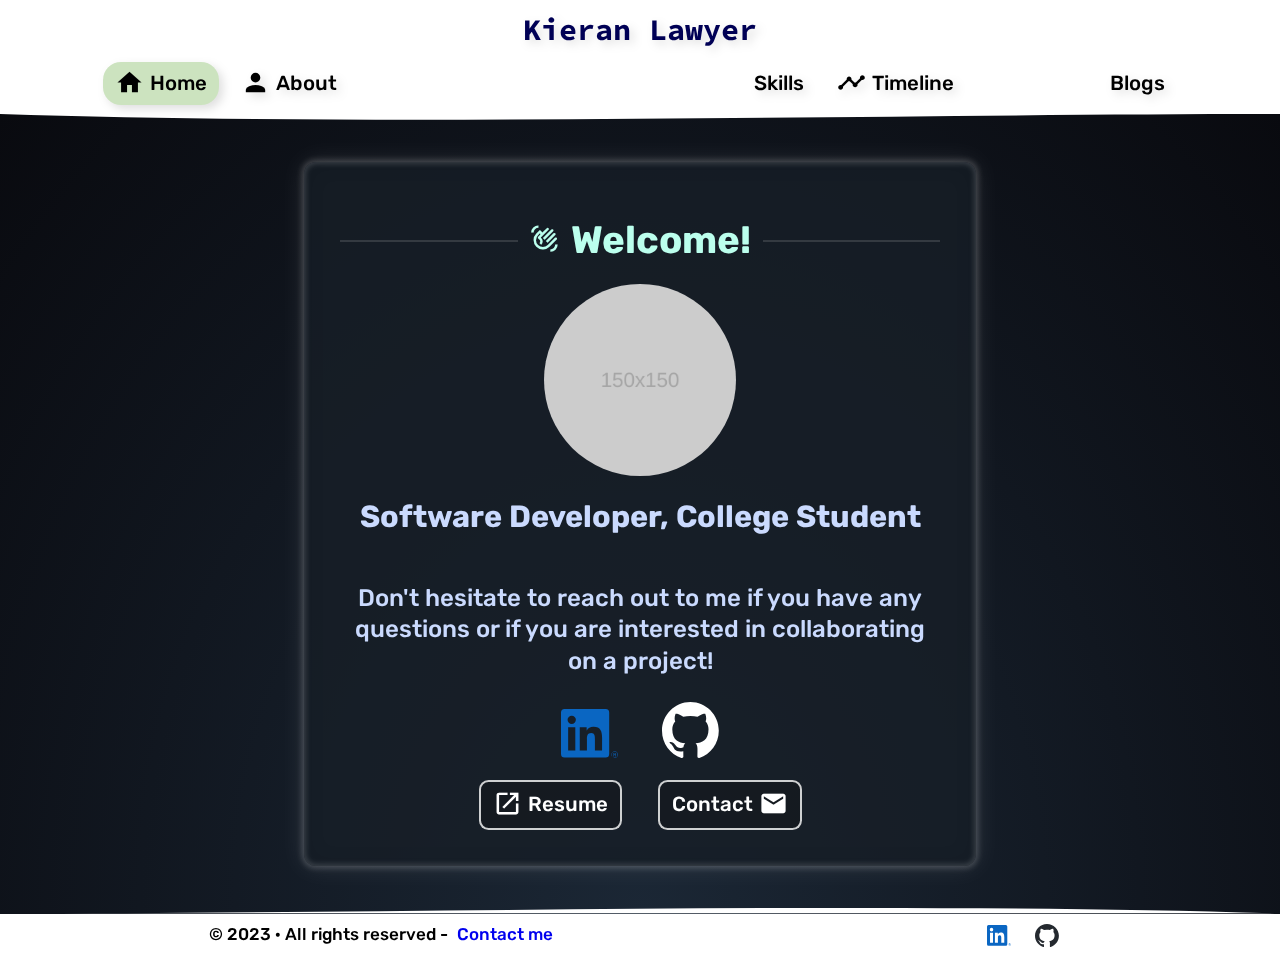
<file: index.html>
<!doctype html>

<!-- 
	Kieran Lawyer, CTI110-0071

	Programmed manually with help from CTI110 class material,
	and various articles found on google. 
-->

<html lang="en">

<head>
	<meta charset="utf-8">
	<title>Kieran Lawyer</title>
	<meta name="viewport" content="width=device-width, initial-scale=1.0">
	<meta name="description"
		content="Kieran Lawyer is a self-taught backend software developer with 7 years of experience. He is currently taking classes at Wake Tech community college">
	<meta name="keywords"
		content="kieran, lawyer, kieranlawyer, software, developer, javascript, nodejs, c, c++, golang">
	<link href="assets/css/style.css" rel="stylesheet" type="text/css">
	<link href="assets/css/snow.css" rel="stylesheet" type="text/css">
	<link href="assets/css/snek.css" rel="stylesheet" type="text/css">
</head>

<body>
	<div class="container">
		<header class="header">
			<div class="header-content">
				<a href="#" class="header-left" id="logo">
					Kieran Lawyer
				</a>
				<nav class="header-right">
					<a href="#" class="active">
						<i class="material-icons">home</i>Home
					</a>
					<a href="about.html">
						<i class="material-icons">person</i> About</a>
					<a href="#not-finished-yet">
						<i class="material-icons">emoji_objects</i>Skills
					</a>
					<a href="#not-finished-yet">
						<i class="material-icons">timeline</i>Timeline
					</a>
					<a href="blogs/index.html">
						<i class="material-icons">feed</i>Blogs
					</a>
				</nav>
			</div>
		</header>

		<!-- 
			This got a bit complicated. The goal is a pure css cross-browser popup with blur backdrop.
			The main section is an overlay container with 2 children - the popup and the main content.
			The popup is ontop. The main section also can be targeted at #contact-popup.
			Once the main element is targeted:
				1. The popup becomes visible
				2. The main content gets blurred
			Since the popup is not part of the main content, it is not blurred.
			The much easier way is to leverage backdrop-filter, but browser support is lacking.
			Or leveraging javascript to apply blur would have made it easier too, but boooring!

			The overlay classes are used once more in the main content to get snow in background 
			and content on top.

			NOTE: weird bug happens on chrome with inspect element open
				where transitions will play on page load. 
				Things like font family/size/spacing, opacity, etc. will transition from
				their default values to the base values specified by the css styling.
				This should not happen. It is a bug in chrome. It's not a big issue though,
				as people will rarely fulfill the conditions under which the bug occurs.
				Most notable artifact of this bug is the popup transitioning from opacity 
				1 to 0 on page load, which looks odd and buggy.
		-->

		<main class="content overlay-container">
			<!-- hidden popup selector elements -->
			<div hidden id="not-finished-yet"></div>
			<div hidden id="contact-popup"></div>

			<!-- 
				optimally, I wouldn't duplicate the popup container code 
				for multiple popups, but this proved difficult. 
				This way is much easier!
			-->

			<div class="popup-container overlay-ontop contact-popup">
				<a class="popup-backdrop-close" href="#" title="Click to close"></a>
				<div class="popup">
					<div class="popup-header">
						<h1 class="line-through">Contact</h1>
						<a class="close" href="#">&times;</a>
					</div>
					<div class="popup-content">
						<form class="contact-form" action="#">
							<label for="name">Name</label>
							<input required id="name" type="text" title="Name" placeholder="Enter your name">
							<label for="email">Email</label>
							<input required id="email" type="email" title="Email" placeholder="Enter your email">
							<label for="message">Message</label>
							<textarea required id="message" placeholder="Enter your message"></textarea>
							<button type="submit">Submit</button>
						</form>
					</div>
				</div>
			</div>

			<div class="popup-container overlay-ontop not-finished-yet">
				<a class="popup-backdrop-close" href="#" title="Click to close"></a>
				<div class="popup">
					<div class="popup-header">
						<h1 class="line-through">Danger Noodle</h1>
						<a class="close" href="#">&times;</a>
					</div>
					<div class="popup-content">
						<h2>Sorry, this page has not been completed yet. Please enjoy some Danger Noodle instead.</h2>
						<p class="score">Score:<span id="score">&nbsp0</span></p>
						<p class="high-score">High Score:<span id="high"></span></p>
						<canvas width="400" height="400" id="game"></canvas>
						<script src="assets/js/snek.js"></script>
						<noscript>
							OOF, no javascript? ok.. no snek for you.
						</noscript>
					</div>
				</div>
			</div>

			<!-- Straight lines are boring! -->
			<div class="curve curve-top">
				<svg viewBox="0 0 500 50">
					<!-- <filter id="inset-shadow" x="-50%" y="-50%" width="200%" height="200%">
						<fecomponenttransfer in="SourceAlpha">
							<fefunca type="table" tableValues="1 0" />
						</fecomponenttransfer>
						<fegaussianblur stdDeviation="3" />
						<feoffset dx="5" dy="5" result="offsetblur" />
						<feflood flood-color="rgb(20, 0, 0)" result="color" />
						<fecomposite in2="offsetblur" operator="in" />
						<fecomposite in2="SourceAlpha" operator="in" />
						<femerge>
							<femergenode in="SourceGraphic" />
							<femergenode />
						</femerge>
					</filter> -->
					<path fill="#fff" d="M0,0 C150,5 350,0 500,0 L500,0 L0,0 Z" filter="url(#inset-shadow)"></path>
				</svg>
			</div>

			<div class="curve curve-bottom">
				<svg viewBox="0 0 500 50" preserveAspectRatio="xMinYMin meet">
					<path fill="#fff" d="M500,50 C350,45 150,50 0,50 L0,50 L500,50 Z"></path>
				</svg>
			</div>

			<div class="main-container overlay-container">
				<div id="snow-container">
					<!-- Filled in by snow.js -->
				</div>

				<div class="main-content overlay-ontop">
					<div class="rows max-width-500">
						<h1 class="line-through">
							<span class="emphasis twice-as-big">
								<i class="material-symbols-outlined">waving_hand</i>Welcome!
							</span>
						</h1>
						<img class="me" src="assets/images/me.png" alt="A picture of me">
						<!-- WIP cross-browser text gradient -->
						<!-- <svg width="100%" height="100%" viewBox="0 0 300 24">
							<defs>
								<lineargradient id="rainbow" x1="0" x2="0" y1="0" y2="100%"
									gradientUnits="userSpaceOnUse">
									<stop stop-color="#EAFC37" offset="0%"></stop>
									<stop stop-color="#4FCB6B" offset="50%"></stop>
									<stop stop-color="#51F7FE" offset="100%"></stop>
								</lineargradient>
							</defs>
							<text textLength="290" lengthAdjust="spacing" x="5" y="20" fill="url(#rainbow)">
								Software Developer, College Student
							</text>
						</svg> -->
						<h2>Software Developer, College Student</h2>
						<p>
							Don't hesitate to reach out to me if you have any questions or if you are interested in
							collaborating on a project!
						</p>
						<div class="links">
							<a href="https://www.linkedin.com/in/lawyerki/" target="_blank" rel="noopener">
								<img src="assets/images/linkedin-light_theme.svg" alt="Linkedin Logo">
							</a>
							<a href="https://github.com/LawyerK/" target="_blank" rel="noopener">
								<img src="assets/images/github-dark_theme.svg" alt="Github Logo">
							</a>
						</div>
						<div class="flex-row">
							<a class="btn" href="resume.html" target="_blank">
								<i class="material-icons RIGHT">open_in_new</i>Resume
							</a>
							<a class="btn" href="#contact-popup">
								Contact<i class="material-icons LEFT">email</i>
							</a>
						</div>
					</div>
				</div>
			</div>
		</main>

		<footer class="footer">
			<div class="footer-content">
				<div class="footer-container">
					<small>
						© 2023 · All rights reserved -
						<a href="mailto:lawyerki@gmail.com">Contact me</a>
					</small>
				</div>
				<div class="footer-container">
					<a href="https://www.linkedin.com/in/lawyerki/" target="_blank" rel="noopener">
						<img src="assets/images/linkedin-light_theme.svg" alt="Linkedin Logo">
					</a>
					<a href="https://github.com/LawyerK/" target="_blank" rel="noopener">
						<img src="assets/images/github-light_theme.svg" alt="Github Logo">
					</a>
					<!-- <div class="switch-container">
						<input class="tgl tgl-flat" id="snow-toggle" type="checkbox" placeholder="snow-toggle" />
						<label class="tgl-btn" for="snow-toggle"></label>
					</div> -->
				</div>
			</div>
		</footer>
	</div>

	<!-- import script after all html is loaded  -->
	<script src="assets/js/snow.js"></script>
</body>

</html>

<!-- This file is my own work and I typed everything manually, Lawyer -->
</file>
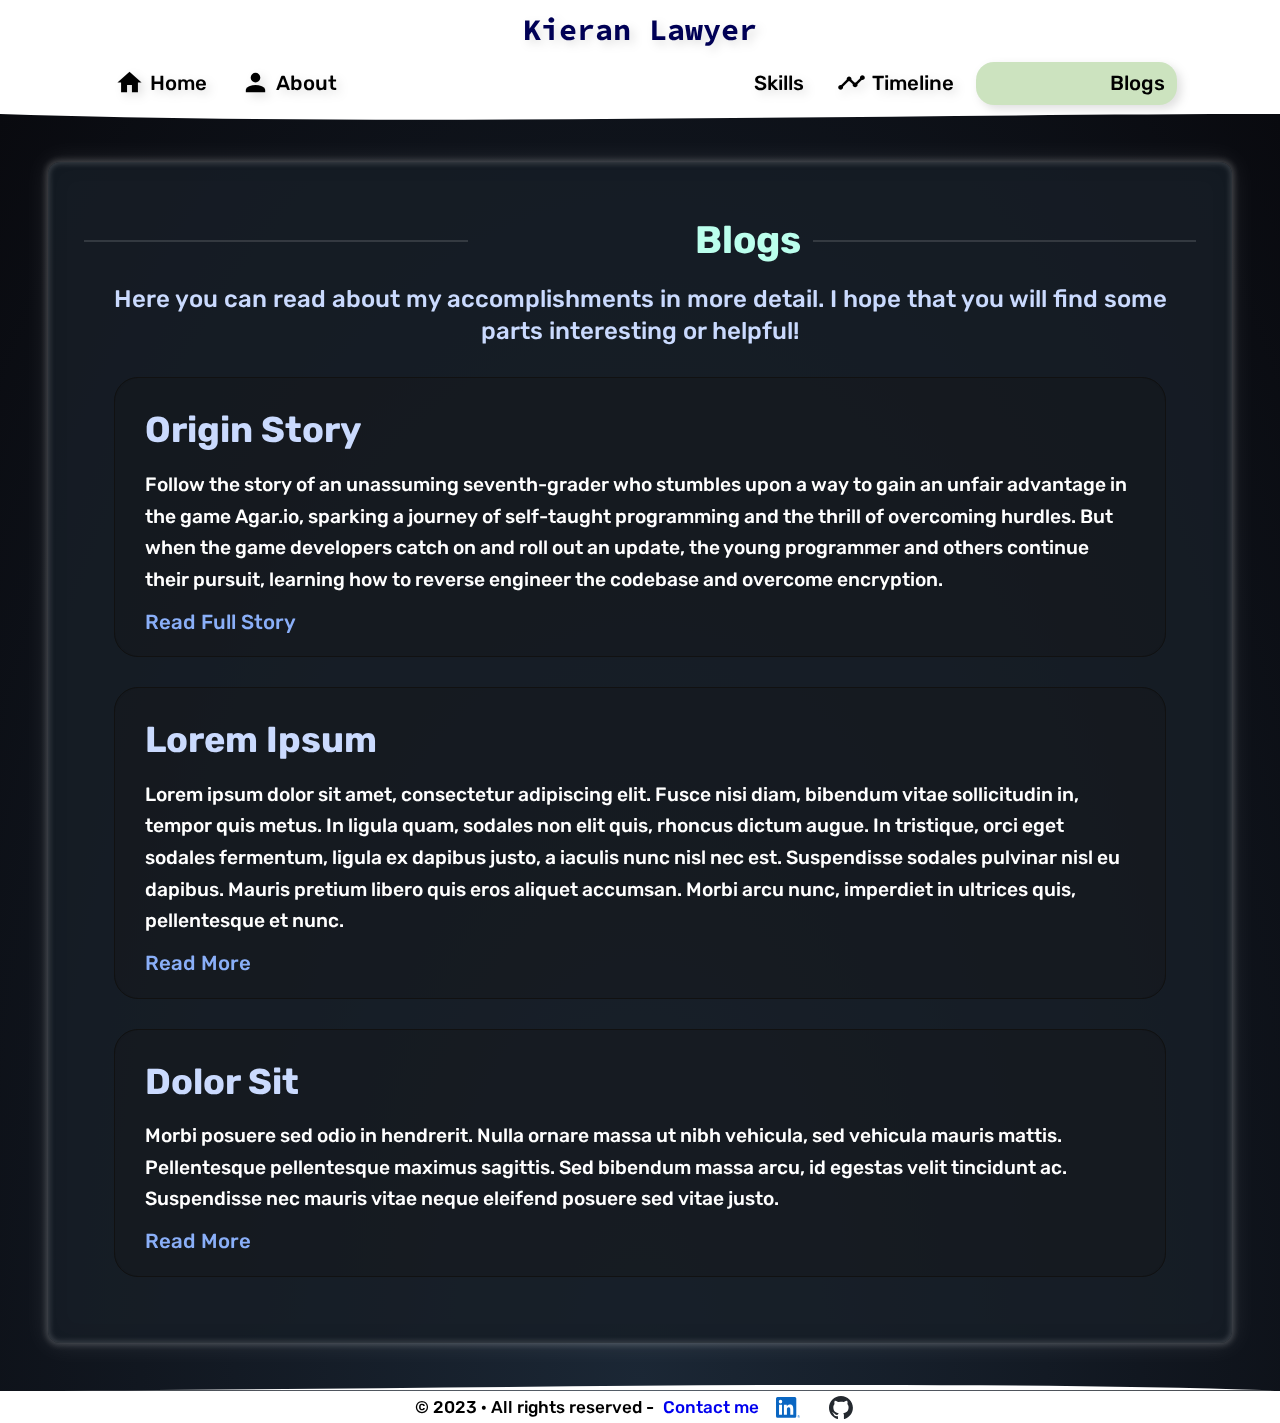
<file: blogs/index.html>
<!doctype html>

<!-- 
	Kieran Lawyer, CTI110-0071

	Programmed manually with help from CTI110 class material,
	and various articles found on google. 
-->

<html lang="en">

<head>
    <meta charset="utf-8">
    <title>Kieran Lawyer</title>
    <meta name="viewport" content="width=device-width, initial-scale=1.0">
    <meta name="description"
        content="Kieran Lawyer is a self-taught backend software developer with 7 years of experience. He is currently taking classes at Wake Tech community college">
    <meta name="keywords"
        content="kieran, lawyer, kieranlawyer, software, developer, javascript, nodejs, c, c++, golang">
    <link href="../assets/css/style.css" rel="stylesheet" type="text/css">
    <link href="../assets/css/snow.css" rel="stylesheet" type="text/css">
    <link href="../assets/css/snek.css" rel="stylesheet" type="text/css">
</head>

<body>
    <div class="container">
        <header class="header">
            <div class="header-content">
                <a href="../index.html" class="header-left" id="logo">
                    Kieran Lawyer
                </a>
                <nav class="header-right">
                    <a href="../index.html">
                        <i class="material-icons">home</i>Home
                    </a>
                    <a href="../about.html">
                        <i class="material-icons">person</i> About</a>
                    <a href="#not-finished-yet">
                        <i class="material-icons">emoji_objects</i>Skills
                    </a>
                    <a href="#not-finished-yet">
                        <i class="material-icons">timeline</i>Timeline
                    </a>
                    <a href="#" class="active">
                        <i class="material-icons">feed</i>Blogs
                    </a>
                </nav>
            </div>
        </header>

        <main class="content overlay-container">
            <div hidden id="not-finished-yet"></div>

            <div class="popup-container overlay-ontop not-finished-yet">
                <a class="popup-backdrop-close" href="#" title="Click to close"></a>
                <div class="popup">
                    <div class="popup-header">
                        <h1 class="line-through">Danger Noodle</h1>
                        <a class="close" href="#">&times;</a>
                    </div>
                    <div class="popup-content">
                        <h2>Sorry, this page has not been completed yet. Please enjoy some Danger Noodle instead.</h2>
                        <p class="score">Score:<span id="score">&nbsp0</span></p>
                        <p class="high-score">High Score:<span id="high"></span></p>
                        <canvas width="400" height="400" id="game"></canvas>
                        <script src="../assets/js/snek.js"></script>
                        <noscript>
                            OOF, no javascript? ok.. no snek for you.
                        </noscript>
                    </div>
                </div>
            </div>

            <!-- Straight lines are boring! -->
            <div class="curve curve-top">
                <svg viewBox="0 0 500 50">
                    <!-- <filter id="inset-shadow" x="-50%" y="-50%" width="200%" height="200%">
            						<fecomponenttransfer in="SourceAlpha">
            							<fefunca type="table" tableValues="1 0" />
            						</fecomponenttransfer>
            						<fegaussianblur stdDeviation="3" />
            						<feoffset dx="5" dy="5" result="offsetblur" />
            						<feflood flood-color="rgb(20, 0, 0)" result="color" />
            						<fecomposite in2="offsetblur" operator="in" />
            						<fecomposite in2="SourceAlpha" operator="in" />
            						<femerge>
            							<femergenode in="SourceGraphic" />
            							<femergenode />
            						</femerge>
            					</filter> -->
                    <path fill="#fff" d="M0,0 C150,5 350,0 500,0 L500,0 L0,0 Z" filter="url(#inset-shadow)"></path>
                </svg>
            </div>

            <div class="curve curve-bottom">
                <svg viewBox="0 0 500 50" preserveAspectRatio="xMinYMin meet">
                    <path fill="#fff" d="M500,50 C350,45 150,50 0,50 L0,50 L500,50 Z"></path>
                </svg>
            </div>


            <div class="main-container overlay-container">
                <div id="snow-container">
                    <!-- Filled in by snow.js -->
                </div>

                <div class="overlay-ontop main-content">
                    <div class="rows">
                        <div class="max-width-1000">
                            <h1 class="line-through">
                                <span class="emphasis twice-as-big">
                                    <i class="material-icons">article</i>Blogs
                                </span>
                            </h1>
                            <p>
                                Here you can read about my accomplishments in more detail. I hope that you will find
                                some parts interesting or helpful!
                            </p>
                            <section class="blog-box">
                                <h2>Origin Story</h2>
                                <p>Follow the story of an unassuming seventh-grader who stumbles upon a way to gain an
                                    unfair advantage in the game
                                    Agar.io, sparking a journey of self-taught programming and the thrill of overcoming
                                    hurdles. But when the game developers catch on and roll out an update, the young
                                    programmer and others continue their pursuit, learning how to reverse engineer the
                                    codebase and overcome encryption.</p>
                                <a href="origin_story.html" class="link link-right">Read Full Story <i
                                        class="material-icons">arrow_right_alt</i></a>
                            </section>
                            <section class="blog-box">
                                <h2>Lorem Ipsum</h2>
                                <p>Lorem ipsum dolor sit amet, consectetur adipiscing elit. Fusce nisi diam, bibendum
                                    vitae
                                    sollicitudin in, tempor quis metus. In ligula quam, sodales non elit quis, rhoncus
                                    dictum augue. In tristique, orci eget sodales fermentum, ligula ex dapibus justo, a
                                    iaculis nunc nisl nec est. Suspendisse sodales pulvinar nisl eu dapibus. Mauris
                                    pretium
                                    libero quis eros aliquet accumsan. Morbi arcu nunc, imperdiet in ultrices quis,
                                    pellentesque et nunc. </p>
                                <a href="../wip.html" class="link link-right">Read More <i
                                        class="material-icons">arrow_right_alt</i></a>
                            </section>
                            <section class="blog-box">
                                <h2>Dolor Sit</h2>
                                <p>Morbi posuere sed odio in hendrerit. Nulla ornare massa ut nibh vehicula, sed
                                    vehicula
                                    mauris mattis. Pellentesque pellentesque maximus sagittis. Sed bibendum massa arcu,
                                    id
                                    egestas velit tincidunt ac. Suspendisse nec mauris vitae neque eleifend posuere sed
                                    vitae justo. </p>
                                <a href="../wip.html" class="link link-right">Read More <i
                                        class="material-icons">arrow_right_alt</i></a>
                            </section>
                        </div>
                    </div>
                </div>
            </div>
        </main>

        <footer class="footer">
            <div class="footer-content">
                <div>
                    <small>
                        © 2023 · All rights reserved -
                        <a href="mailto:lawyerki@gmail.com">Contact me</a>
                    </small>
                </div>
                <div>
                    <a href="https://www.linkedin.com/in/lawyerki/" target="_blank" rel="noopener">
                        <img src="/assets/images/linkedin-light_theme.svg" alt="Linkedin Logo">
                    </a>
                    <a href="https://github.com/LawyerK/" target="_blank" rel="noopener">
                        <img src="/assets/images/github-light_theme.svg" alt="Github Logo">
                    </a>
                </div>
            </div>
        </footer>
    </div>

    <!-- import script after all html is loaded  -->
    <script src="../assets/js/snow.js"></script>
</body>

</html>

<!-- This file is my own work and I typed everything manually, Lawyer -->
</file>
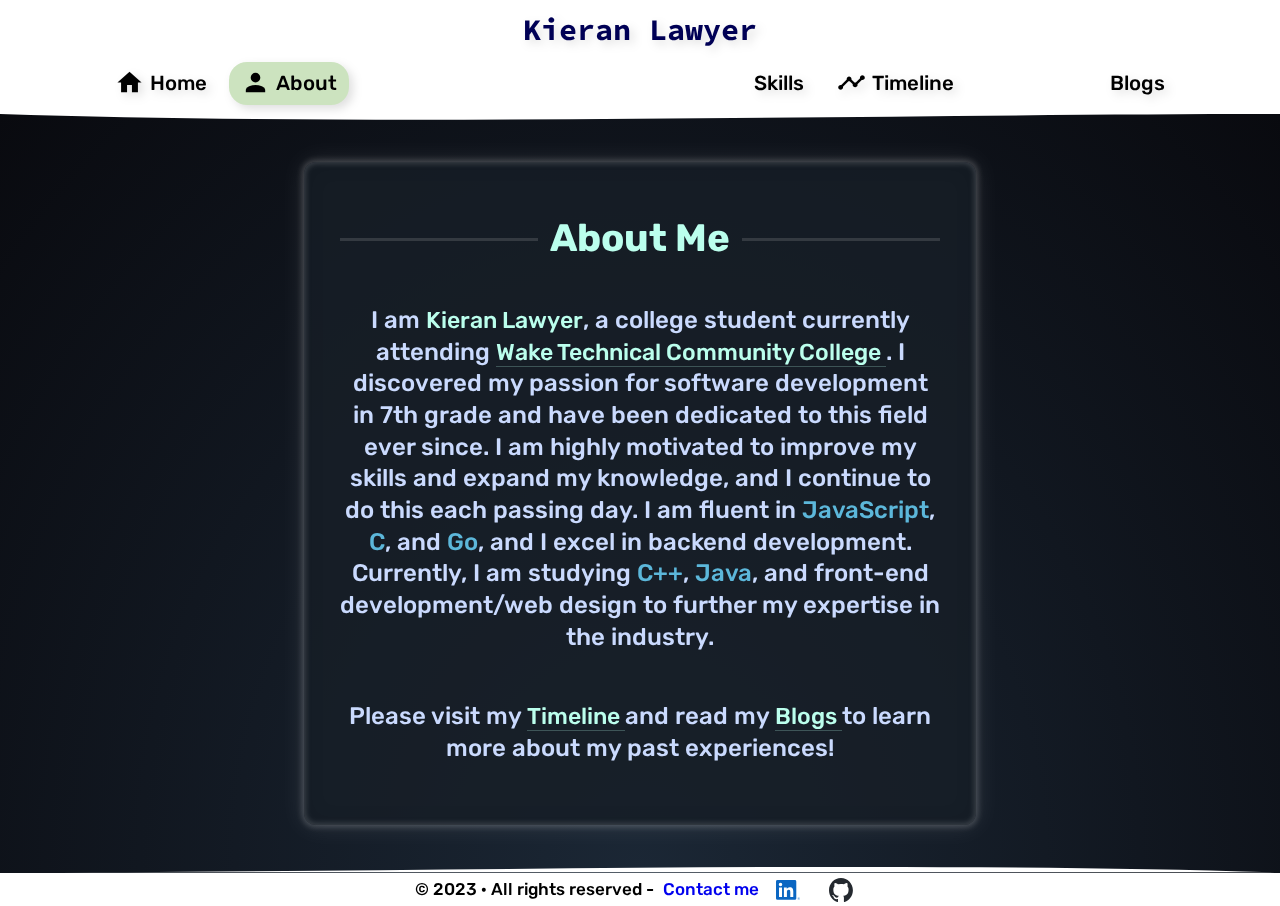
<file: about.html>
<!doctype html>

<!-- 
	Kieran Lawyer, CTI110-0071

	Programmed manually with help from CTI110 class material,
	and various articles found on google. 
-->

<html lang="en">

<head>
	<meta charset="utf-8">
	<title>Kieran Lawyer</title>
	<meta name="viewport" content="width=device-width, initial-scale=1.0">
	<meta name="description"
		content="Kieran Lawyer is a self-taught backend software developer with 7 years of experience. He is currently taking classes at Wake Tech community college">
	<meta name="keywords"
		content="kieran, lawyer, kieranlawyer, software, developer, javascript, nodejs, c, c++, golang">
	<link href="assets/css/style.css" rel="stylesheet" type="text/css">
	<link href="assets/css/snow.css" rel="stylesheet" type="text/css">
	<link href="assets/css/snek.css" rel="stylesheet" type="text/css">
</head>

<body>
	<div class="container">
		<header class="header">
			<div class="header-content">
				<a href="index.html" class="header-left" id="logo">
					Kieran Lawyer
				</a>
				<nav class="header-right">
					<a href="index.html">
						<i class="material-icons">home</i>Home
					</a>
					<a href="#" class="active">
						<i class="material-icons">person</i> About</a>
					<a href="#not-finished-yet">
						<i class="material-icons">emoji_objects</i>Skills
					</a>
					<a href="#not-finished-yet">
						<i class="material-icons">timeline</i>Timeline
					</a>
					<a href="blogs/index.html">
						<i class="material-icons">feed</i>Blogs
					</a>
				</nav>
			</div>
		</header>

		<main class="content overlay-container">
			<div hidden id="not-finished-yet"></div>

			<div class="popup-container overlay-ontop not-finished-yet">
				<a class="popup-backdrop-close" href="#" title="Click to close"></a>
				<div class="popup">
					<div class="popup-header">
						<h1 class="line-through">Danger Noodle</h1>
						<a class="close" href="#">&times;</a>
					</div>
					<div class="popup-content">
						<h2>Sorry, this page has not been completed yet. Please enjoy some Danger Noodle instead.</h2>
						<p class="score">Score:<span id="score">&nbsp0</span></p>
						<p class="high-score">High Score:<span id="high"></span></p>
						<canvas width="400" height="400" id="game"></canvas>
						<script src="assets/js/snek.js"></script>
						<noscript>
							OOF, no javascript? ok.. no snek for you.
						</noscript>
						<p class="car-fire">ps: if you don't get score 30... 🚗 🔥</p>
					</div>
				</div>
			</div>

			<!-- Straight lines are boring! -->
			<div class="curve curve-top">
				<svg viewBox="0 0 500 50">
					<!-- <filter id="inset-shadow" x="-50%" y="-50%" width="200%" height="200%">
									<fecomponenttransfer in="SourceAlpha">
										<fefunca type="table" tableValues="1 0" />
									</fecomponenttransfer>
									<fegaussianblur stdDeviation="3" />
									<feoffset dx="5" dy="5" result="offsetblur" />
									<feflood flood-color="rgb(20, 0, 0)" result="color" />
									<fecomposite in2="offsetblur" operator="in" />
									<fecomposite in2="SourceAlpha" operator="in" />
									<femerge>
										<femergenode in="SourceGraphic" />
										<femergenode />
									</femerge>
								</filter> -->
					<path fill="#fff" d="M0,0 C150,5 350,0 500,0 L500,0 L0,0 Z" filter="url(#inset-shadow)"></path>
				</svg>
			</div>

			<div class="curve curve-bottom">
				<svg viewBox="0 0 500 50" preserveAspectRatio="xMinYMin meet">
					<path fill="#fff" d="M500,50 C350,45 150,50 0,50 L0,50 L500,50 Z"></path>
				</svg>
			</div>

			<div class="main-container overlay-container">
				<div id="snow-container">
					<!-- Filled in by snow.js -->
				</div>

				<div class="overlay-ontop main-content">
					<div class="rows max-width-500">
						<h1 class="line-through emphasis twice-as-big">About Me</h1>
						<p>
							<!-- TODO: format this code better and make this page look better. -->
							I am <span class="emphasis">Kieran Lawyer</span>, a college student currently
							attending
							<a href="https://waketech.edu" target="_blank" rel="noopener" class="emphasis">
								Wake Technical Community College
							</a>. I
							discovered my passion for software development in 7th grade and have been dedicated to this
							field ever since. I am highly motivated to improve my skills and expand my knowledge, and
							I continue to do this each passing day.

							I am fluent in
							<!-- <img src="assets/images/js.svg" alt="javascript"> -->
							<span class="aqua">JavaScript</span>,
							<!-- <img src="assets/images/c++.svg" alt="javascript"> -->
							<span class="aqua">C</span>, and
							<!-- <img src="assets/images/go.svg" alt="javascript"> -->
							<span class="aqua">Go</span>, and I excel in backend development. Currently, I am studying
							<span class="aqua">C++</span>,
							<span class="aqua">Java</span>,
							and front-end development/web design to further my expertise in the industry.
						</p>
						<p>Please visit my <a href="wip.html" class="emphasis">
								Timeline
							</a> and read my <a href="blogs/index.html" class="emphasis">
								Blogs
							</a> to learn more about my past experiences!</p>
					</div>
				</div>
			</div>
		</main>

		<footer class="footer">
			<div class="footer-content">
				<div>
					<small>
						© 2023 · All rights reserved -
						<a href="mailto:lawyerki@gmail.com">Contact me</a>
					</small>
				</div>
				<div>
					<a href="https://www.linkedin.com/in/lawyerki/" target="_blank" rel="noopener">
						<img src="assets/images/linkedin-light_theme.svg" alt="Linkedin Logo">
					</a>
					<a href="https://github.com/LawyerK/" target="_blank" rel="noopener">
						<img src="assets/images/github-light_theme.svg" alt="Github Logo">
					</a>
				</div>
			</div>
		</footer>
	</div>

	<!-- import script after all html is loaded  -->
	<script src="assets/js/snow.js"></script>
</body>

</html>

<!-- This file is my own work and I typed everything manually, Lawyer -->
</file>
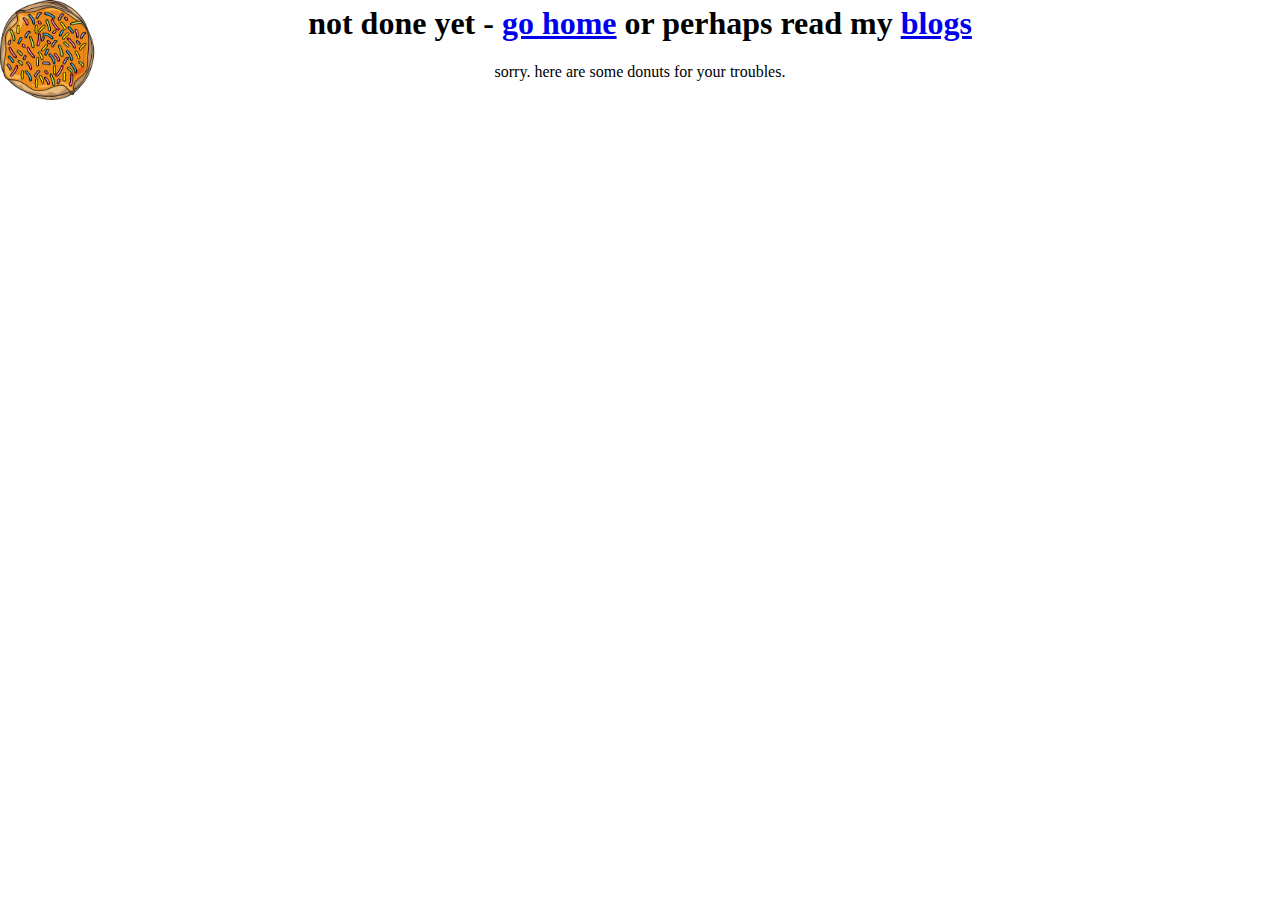
<file: wip.html>
<!DOCTYPE html>

<!-- 
    textbook says "under maintenance" pages are bad practice
    unless its worth your while...
    so I had some fun here
-->

<html lang="en">

<head>
    <meta charset="utf-8">
    <meta name="viewport" content="width=device-width, initial-scale=1.0">
    <title>not done yet</title>
    <link href="assets/css/secret.css" rel="stylesheet">
</head>

<body>
    <h1>not done yet - <a href="index.html">go home</a> or perhaps read my <a href="blogs/index.html">blogs</a> </h1>
    <p>sorry. here are some donuts for your troubles.</p>
    <script src="assets/js/donut.js"></script>
</body>

</html>
</file>
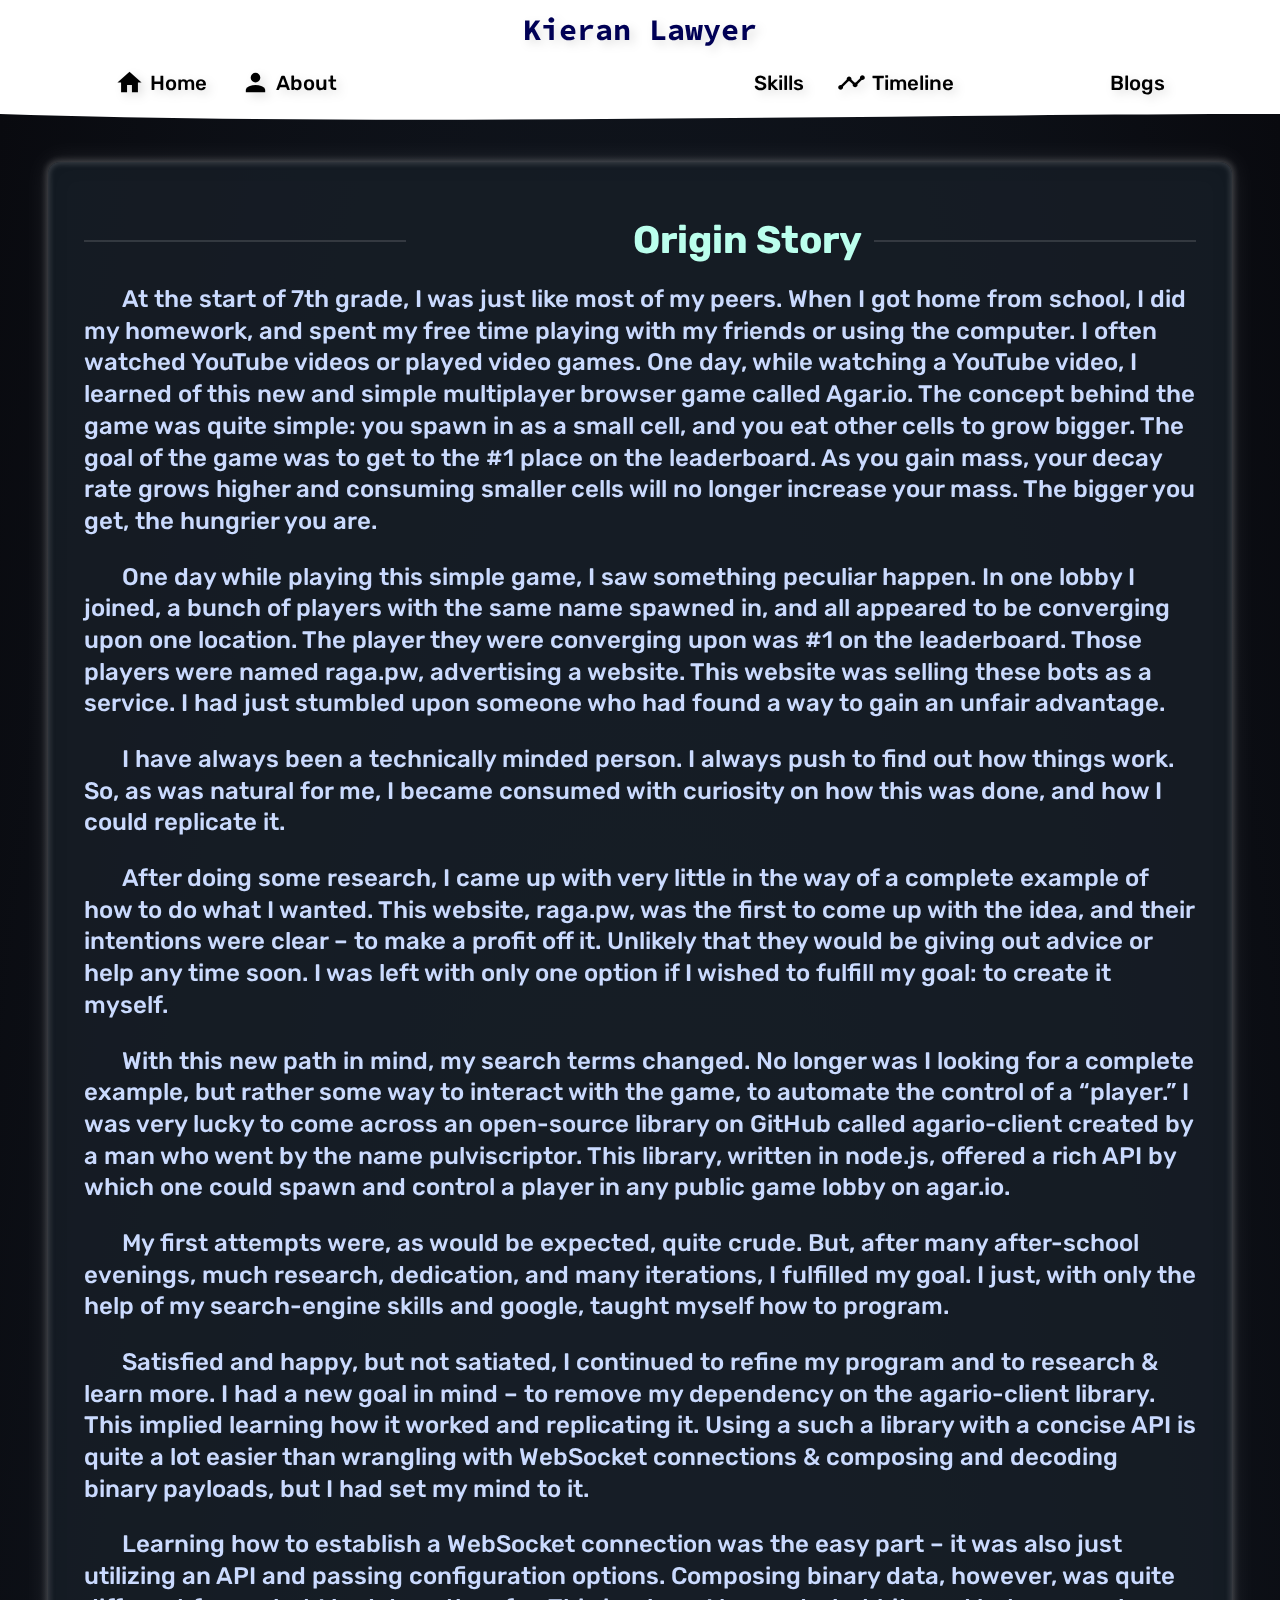
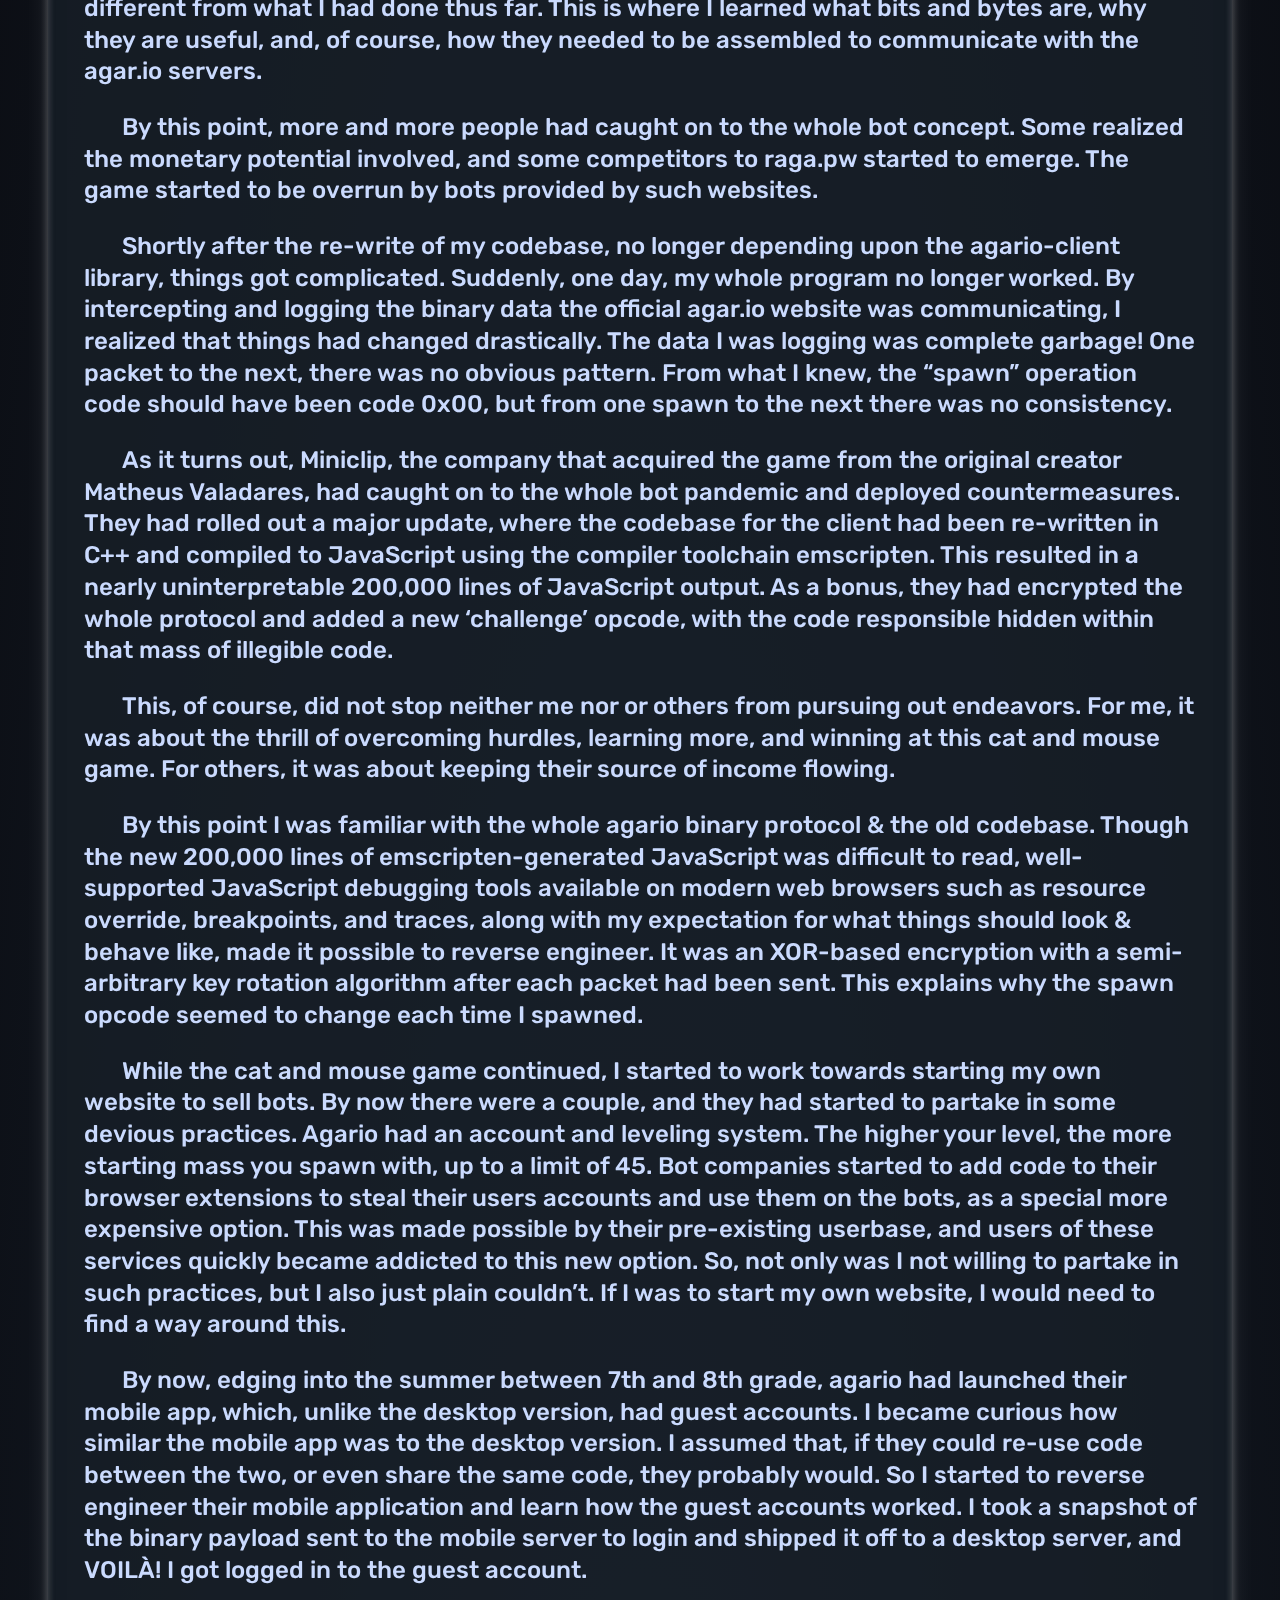
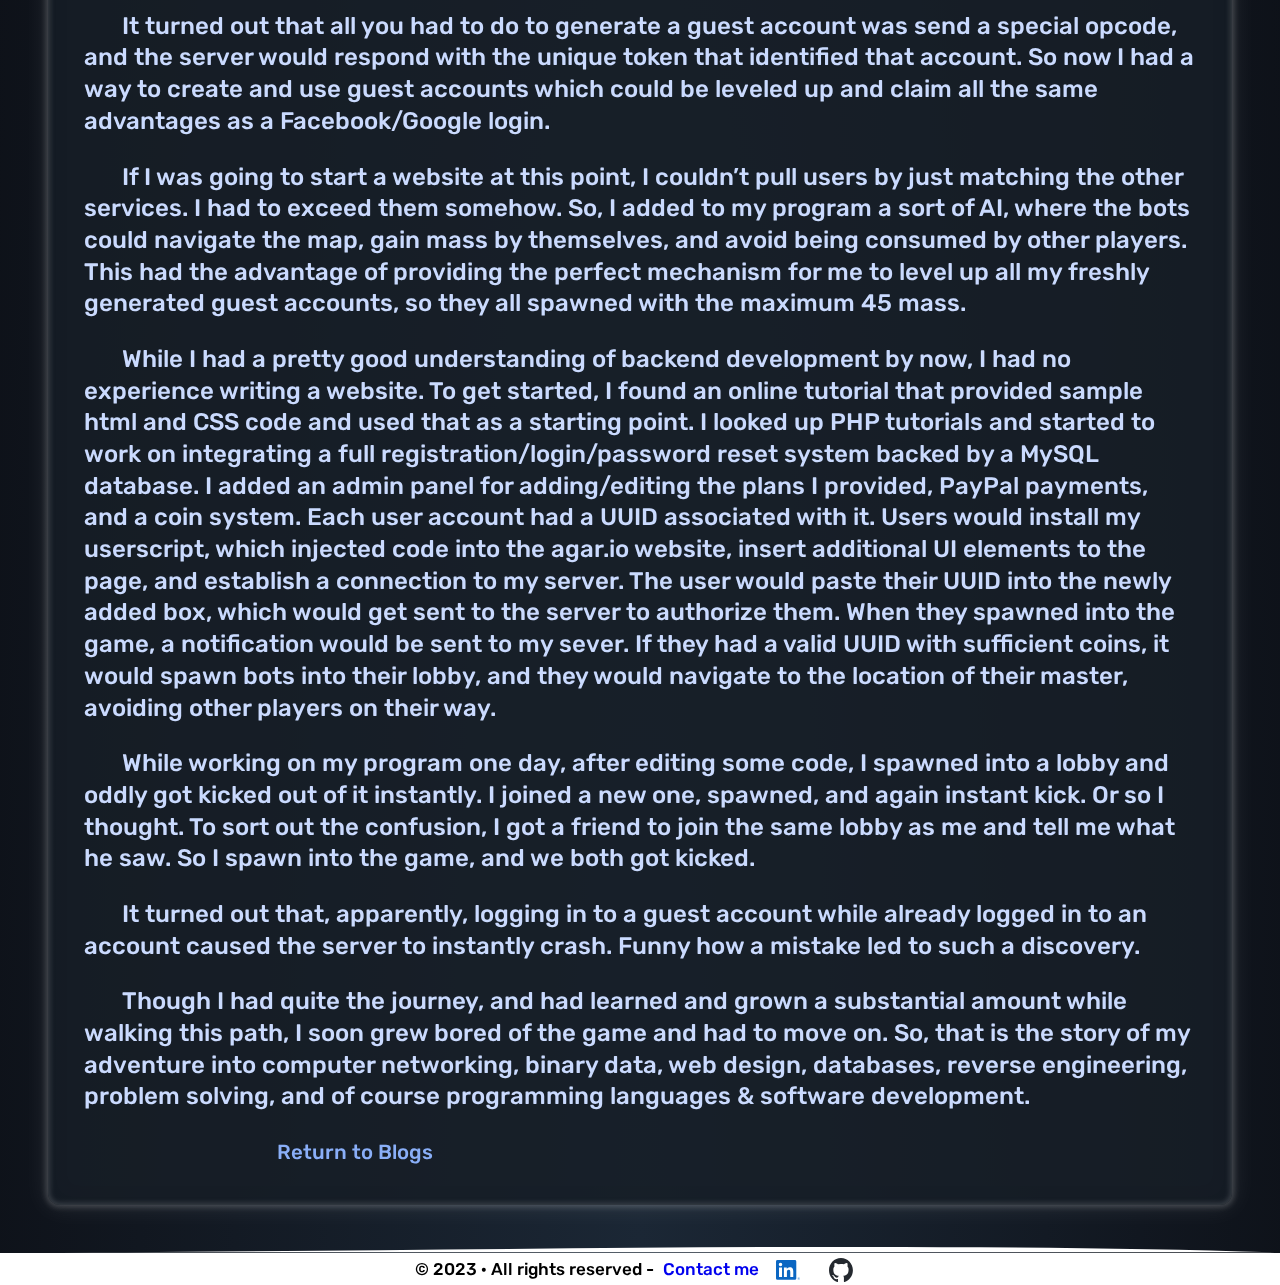
<file: blogs/origin_story.html>
<!doctype html>

<!-- 
	Kieran Lawyer, CTI110-0071

	Programmed manually with help from CTI110 class material,
	and various articles found on google. 
-->

<html lang="en">

<head>
    <meta charset="utf-8">
    <title>Kieran Lawyer</title>
    <meta name="viewport" content="width=device-width, initial-scale=1.0">
    <meta name="description"
        content="Kieran Lawyer is a self-taught backend software developer with 7 years of experience. He is currently taking classes at Wake Tech community college">
    <meta name="keywords"
        content="kieran, lawyer, kieranlawyer, software, developer, javascript, nodejs, c, c++, golang">
    <link href="../assets/css/style.css" rel="stylesheet" type="text/css">
    <link href="../assets/css/snek.css" rel="stylesheet" type="text/css">
    <!-- <link href="../assets/css/snow.css" rel="stylesheet" type="text/css"> -->
</head>

<body>
    <div class="container">
        <header class="header">
            <div class="header-content">
                <a href="../index.html" class="header-left" id="logo">
                    Kieran Lawyer
                </a>
                <nav class="header-right">
                    <a href="../index.html">
                        <i class="material-icons">home</i>Home
                    </a>
                    <a href="../about.html">
                        <i class="material-icons">person</i> About</a>
                    <a href="#not-finished-yet">
                        <i class="material-icons">emoji_objects</i>Skills
                    </a>
                    <a href="#not-finished-yet">
                        <i class="material-icons">timeline</i>Timeline
                    </a>
                    <a href="./index.html">
                        <i class="material-icons">feed</i>Blogs
                    </a>
                </nav>
            </div>
        </header>

        <main class="content overlay-container">
            <div hidden id="not-finished-yet"></div>

            <div class="popup-container overlay-ontop not-finished-yet">
                <a class="popup-backdrop-close" href="#" title="Click to close"></a>
                <div class="popup">
                    <div class="popup-header">
                        <h1 class="line-through">Danger Noodle</h1>
                        <a class="close" href="#">&times;</a>
                    </div>
                    <div class="popup-content">
                        <h2>Sorry, this page has not been completed yet. Please enjoy some Danger Noodle instead.</h2>
                        <p class="score">Score:<span id="score">&nbsp0</span></p>
                        <p class="high-score">High Score:<span id="high"></span></p>
                        <canvas width="400" height="400" id="game"></canvas>
                        <script src="../assets/js/snek.js"></script>
                        <noscript>
                            OOF, no javascript? ok.. no snek for you.
                        </noscript>
                    </div>
                </div>
            </div>

            <!-- Straight lines are boring! -->
            <div class="curve curve-top">
                <svg viewBox="0 0 500 50">
                    <!-- <filter id="inset-shadow" x="-50%" y="-50%" width="200%" height="200%">
                        <fecomponenttransfer in="SourceAlpha">
                            <fefunca type="table" tableValues="1 0" />
                        </fecomponenttransfer>
                        <fegaussianblur stdDeviation="3" />
                        <feoffset dx="5" dy="5" result="offsetblur" />
                        <feflood flood-color="rgb(20, 0, 0)" result="color" />
                        <fecomposite in2="offsetblur" operator="in" />
                        <fecomposite in2="SourceAlpha" operator="in" />
                        <femerge>
                            <femergenode in="SourceGraphic" />
                            <femergenode />
                        </femerge>
                    </filter> -->
                    <path fill="#fff" d="M0,0 C150,5 350,0 500,0 L500,0 L0,0 Z" filter="url(#inset-shadow)"></path>
                </svg>
            </div>

            <div class="curve curve-bottom">
                <svg viewBox="0 0 500 50" preserveAspectRatio="xMinYMin meet">
                    <path fill="#fff" d="M500,50 C350,45 150,50 0,50 L0,50 L500,50 Z"></path>
                </svg>
            </div>

            <div class="main-container overlay-container">
                <!-- <div id="snow-container">
                    Filled in by snow.js
                </div> -->

                <div class="overlay-ontop main-content">
                    <div class="rows">
                        <div class="max-width-1000">
                            <h1 class="line-through">
                                <span class="emphasis twice-as-big">
                                    <i class="material-icons">article</i>Origin Story
                                </span>
                            </h1>
                            <div class="blog-content">
                                <p>At the start of 7th grade, I was just like most of my peers. When I got home from
                                    school,
                                    I
                                    did my homework, and spent my free time playing with my friends or using the
                                    computer. I
                                    often watched YouTube videos or played video games. One day, while watching a
                                    YouTube
                                    video,
                                    I learned of this new and simple multiplayer browser game called Agar.io. The
                                    concept
                                    behind
                                    the game was quite simple: you spawn in as a small cell, and you eat other cells to
                                    grow
                                    bigger. The goal of the game was to get to the #1 place on the leaderboard. As you
                                    gain
                                    mass, your decay rate grows higher and consuming smaller cells will no longer
                                    increase
                                    your
                                    mass. The bigger you get, the hungrier you are. </p>
                                <p>One day while playing this simple game, I saw something peculiar happen. In one lobby
                                    I
                                    joined, a bunch of players with the same name spawned in, and all appeared to be
                                    converging
                                    upon one location. The player they were converging upon was #1 on the leaderboard.
                                    Those
                                    players were named raga.pw, advertising a website. This website was selling these
                                    bots
                                    as a
                                    service. I had just stumbled upon someone who had found a way to gain an unfair
                                    advantage.
                                </p>
                                <p>I have always been a technically minded person. I always push to find out how things
                                    work.
                                    So, as was natural for me, I became consumed with curiosity on how this was done,
                                    and
                                    how I
                                    could replicate it.</p>
                                <p>After doing some research, I came up with very little in the way of a complete
                                    example of
                                    how
                                    to do what I wanted. This website, raga.pw, was the first to come up with the idea,
                                    and
                                    their intentions were clear – to make a profit off it. Unlikely that they would be
                                    giving
                                    out advice or help any time soon. I was left with only one option if I wished to
                                    fulfill
                                    my
                                    goal: to create it myself. </p>
                                <p>With this new path in mind, my search terms changed. No longer was I looking for a
                                    complete
                                    example, but rather some way to interact with the game, to automate the control of a
                                    “player.” I was very lucky to come across an open-source library on GitHub called
                                    agario-client created by a man who went by the name pulviscriptor. This library,
                                    written
                                    in
                                    node.js, offered a rich API by which one could spawn and control a player in any
                                    public
                                    game
                                    lobby on agar.io.</p>
                                <p>My first attempts were, as would be expected, quite crude. But, after many
                                    after-school
                                    evenings, much research, dedication, and many iterations, I fulfilled my goal. I
                                    just,
                                    with
                                    only the help of my search-engine skills and google, taught myself how to program.
                                </p>
                                <p>Satisfied and happy, but not satiated, I continued to refine my program and to
                                    research &
                                    learn more. I had a new goal in mind – to remove my dependency on the agario-client
                                    library.
                                    This implied learning how it worked and replicating it. Using a such a library with
                                    a
                                    concise API is quite a lot easier than wrangling with WebSocket connections &
                                    composing
                                    and
                                    decoding binary payloads, but I had set my mind to it.</p>
                                <p>Learning how to establish a WebSocket connection was the easy part – it was also just
                                    utilizing an API and passing configuration options. Composing binary data, however,
                                    was
                                    quite different from what I had done thus far. This is where I learned what bits and
                                    bytes
                                    are, why they are useful, and, of course, how they needed to be assembled to
                                    communicate
                                    with the agar.io servers.</p>
                                <p>By this point, more and more people had caught on to the whole bot concept. Some
                                    realized
                                    the
                                    monetary potential involved, and some competitors to raga.pw started to emerge. The
                                    game
                                    started to be overrun by bots provided by such websites.</p>
                                <p>Shortly after the re-write of my codebase, no longer depending upon the agario-client
                                    library, things got complicated. Suddenly, one day, my whole program no longer
                                    worked.
                                    By
                                    intercepting and logging the binary data the official agar.io website was
                                    communicating,
                                    I
                                    realized that things had changed drastically. The data I was logging was complete
                                    garbage!
                                    One packet to the next, there was no obvious pattern. From what I knew, the “spawn”
                                    operation code should have been code 0x00, but from one spawn to the next there was
                                    no
                                    consistency. </p>
                                <p>As it turns out, Miniclip, the company that acquired the game from the original
                                    creator
                                    Matheus Valadares, had caught on to the whole bot pandemic and deployed
                                    countermeasures.
                                    They had rolled out a major update, where the codebase for the client had been
                                    re-written in
                                    C++ and compiled to JavaScript using the compiler toolchain emscripten. This
                                    resulted in
                                    a
                                    nearly uninterpretable 200,000 lines of JavaScript output. As a bonus, they had
                                    encrypted
                                    the whole protocol and added a new ‘challenge’ opcode, with the code responsible
                                    hidden
                                    within that mass of illegible code.</p>
                                <p>This, of course, did not stop neither me nor or others from pursuing out endeavors.
                                    For
                                    me,
                                    it was about the thrill of overcoming hurdles, learning more, and winning at this
                                    cat
                                    and
                                    mouse game. For others, it was about keeping their source of income flowing.</p>
                                <p>By this point I was familiar with the whole agario binary protocol & the old
                                    codebase.
                                    Though
                                    the new 200,000 lines of emscripten-generated JavaScript was difficult to read,
                                    well-supported JavaScript debugging tools available on modern web browsers such as
                                    resource
                                    override, breakpoints, and traces, along with my expectation for what things should
                                    look
                                    &
                                    behave like, made it possible to reverse engineer. It was an XOR-based encryption
                                    with a
                                    semi-arbitrary key rotation algorithm after each packet had been sent. This explains
                                    why
                                    the
                                    spawn opcode seemed to change each time I spawned.</p>
                                <p>While the cat and mouse game continued, I started to work towards starting my own
                                    website
                                    to
                                    sell bots. By now there were a couple, and they had started to partake in some
                                    devious
                                    practices. Agario had an account and leveling system. The higher your level, the
                                    more
                                    starting mass you spawn with, up to a limit of 45. Bot companies started to add code
                                    to
                                    their browser extensions to steal their users accounts and use them on the bots, as
                                    a
                                    special more expensive option. This was made possible by their pre-existing
                                    userbase,
                                    and
                                    users of these services quickly became addicted to this new option. So, not only was
                                    I
                                    not
                                    willing to partake in such practices, but I also just plain couldn’t. If I was to
                                    start
                                    my
                                    own website, I would need to find a way around this.</p>
                                <p>By now, edging into the summer between 7th and 8th grade, agario had launched their
                                    mobile
                                    app, which, unlike the desktop version, had guest accounts. I became curious how
                                    similar
                                    the
                                    mobile app was to the desktop version. I assumed that, if they could re-use code
                                    between
                                    the
                                    two, or even share the same code, they probably would. So I started to reverse
                                    engineer
                                    their mobile application and learn how the guest accounts worked. I took a snapshot
                                    of
                                    the
                                    binary payload sent to the mobile server to login and shipped it off to a desktop
                                    server,
                                    and VOILÀ! I got logged in to the guest account.</p>
                                <p>It turned out that all you had to do to generate a guest account was send a special
                                    opcode,
                                    and the server would respond with the unique token that identified that account. So
                                    now
                                    I
                                    had a way to create and use guest accounts which could be leveled up and claim all
                                    the
                                    same
                                    advantages as a Facebook/Google login.</p>
                                <p>If I was going to start a website at this point, I couldn’t pull users by just
                                    matching
                                    the
                                    other services. I had to exceed them somehow. So, I added to my program a sort of
                                    AI,
                                    where
                                    the bots could navigate the map, gain mass by themselves, and avoid being consumed
                                    by
                                    other
                                    players. This had the advantage of providing the perfect mechanism for me to level
                                    up
                                    all my
                                    freshly generated guest accounts, so they all spawned with the maximum 45 mass.</p>
                                <p>While I had a pretty good understanding of backend development by now, I had no
                                    experience
                                    writing a website. To get started, I found an online tutorial that provided sample
                                    html
                                    and
                                    CSS code and used that as a starting point. I looked up PHP tutorials and started to
                                    work on
                                    integrating a full registration/login/password reset system backed by a MySQL
                                    database.
                                    I
                                    added an admin panel for adding/editing the plans I provided, PayPal payments, and a
                                    coin
                                    system. Each user account had a UUID associated with it. Users would install my
                                    userscript,
                                    which injected code into the agar.io website, insert additional UI elements to the
                                    page,
                                    and
                                    establish a connection to my server. The user would paste their UUID into the newly
                                    added
                                    box, which would get sent to the server to authorize them. When they spawned into
                                    the
                                    game,
                                    a notification would be sent to my sever. If they had a valid UUID with sufficient
                                    coins, it
                                    would spawn bots into their lobby, and they would navigate to the location of their
                                    master,
                                    avoiding other players on their way.</p>
                                <p>While working on my program one day, after editing some code, I spawned into a lobby
                                    and
                                    oddly got kicked out of it instantly. I joined a new one, spawned, and again instant
                                    kick.
                                    Or so I thought. To sort out the confusion, I got a friend to join the same lobby as
                                    me
                                    and
                                    tell me what he saw. So I spawn into the game, and we both got kicked. </p>
                                <p>It turned out that, apparently, logging in to a guest account while already logged in
                                    to
                                    an
                                    account caused the server to instantly crash. Funny how a mistake led to such a
                                    discovery.
                                </p>
                                <p>Though I had quite the journey, and had learned and grown a substantial amount while
                                    walking
                                    this path, I soon grew bored of the game and had to move on. So, that is the story
                                    of my
                                    adventure into computer networking, binary data, web design, databases, reverse
                                    engineering,
                                    problem solving, and of course programming languages & software development.</p>
                                <a href="./index.html" class="link link-left">
                                    <i class="material-icons">west</i>
                                    Return to Blogs
                                </a>
                            </div>
                        </div>
                    </div>
                </div>
            </div>
        </main>

        <footer class="footer">
            <div class="footer-content">
                <div>
                    <small>
                        © 2023 · All rights reserved -
                        <a href="mailto:lawyerki@gmail.com">Contact me</a>
                    </small>
                </div>
                <div>
                    <a href="https://www.linkedin.com/in/lawyerki/" target="_blank" rel="noopener">
                        <img src="/assets/images/linkedin-light_theme.svg" alt="Linkedin Logo">
                    </a>
                    <a href="https://github.com/LawyerK/" target="_blank" rel="noopener">
                        <img src="/assets/images/github-light_theme.svg" alt="Github Logo">
                    </a>
                </div>
            </div>
        </footer>
    </div>

    <!-- import script after all html is loaded  -->
    <!-- <script src="../assets/js/snow.js"></script> -->
</body>

</html>

<!-- This file is my own work and I typed everything manually, Lawyer -->
</file>
<file: assets/css/style.css>
@import url("https://fonts.googleapis.com/css2?family=Material Symbols Outlined");
@import url("https://fonts.googleapis.com/icon?family=Source Code Pro");
@import url("https://fonts.googleapis.com/icon?family=Material Icons");
@import url("https://fonts.googleapis.com/css?family=Rubik");

@import "toggle-switch.css";
@import "header.css";
@import "content.css";
@import "footer.css";

/* credit to: https://css-tricks.com/a-clever-sticky-footer-technique/  */
html,
body,
.container {
	height: 100%;
	margin: 0;
}

/* set up global font */
body {
	font: normal normal 500 17px/26.4px Rubik;
}


/* remove text decoration on all links */
a {
	text-decoration: none;
}

.container {
	display: flex;
	flex-flow: column;
	--zoom: 1.2;
}

@supports (zoom: var(--zoom)) {
	.container {
		zoom: var(--zoom);
	}
}

@supports not (zoom: var(--zoom)) {
	.container {
		width: calc(100% / var(--zoom));
		height: calc(100% / var(--zoom));
		transform: scale(var(--zoom));
		transform-origin: top left;
	}
}


/* classes to overlay elements on top of each other */

.overlay-container {
	display: grid;
	grid-template-columns: 1fr;
}

.overlay-container div,
.overlay-container section {
	grid-row-start: 1;
	grid-column-start: 1;
}

.overlay-container .overlay-ontop {
	position: relative;
	z-index: 1;
}


/* credit to https://codepen.io/jonnyscholes/pen/pjzyXO */

.line-through {
	display: flex;
	align-items: center;
	width: 100%;
}

.line-through:after,
.line-through:before {
	content: '';
	flex: 1;
	background: #ffffff22;
	height: 2px;
}

.line-through:after {
	margin-left: 10px;
}

.line-through:before {
	margin-right: 10px;
}

/* straight lines are boring! */
.curve-bottom {
	margin-top: auto;
}

.curve-bottom svg {
	transform: translateY(8px);
}
</file>
<file: assets/css/snow.css>
/*
    Copyright (c) 2023 by alphardex (https://codepen.io/alphardex/pen/dyPorwJ)

	Permission is hereby granted, free of charge, to any person obtaining a copy
	of this software and associated documentation files (the "Software"), to deal
	in the Software without restriction, including without limitation the rights
	to use, copy, modify, merge, publish, distribute, sublicense, and/or sell
	copies of the Software, and to permit persons to whom the Software is
	furnished to do so, subject to the following conditions:

	The above copyright notice and this permission notice shall be included in all
	copies or substantial portions of the Software.

	THE SOFTWARE IS PROVIDED "AS IS", WITHOUT WARRANTY OF ANY KIND, EXPRESS OR
	IMPLIED, INCLUDING BUT NOT LIMITED TO THE WARRANTIES OF MERCHANTABILITY,
	FITNESS FOR A PARTICULAR PURPOSE AND NONINFRINGEMENT. IN NO EVENT SHALL THE
	AUTHORS OR COPYRIGHT HOLDERS BE LIABLE FOR ANY CLAIM, DAMAGES OR OTHER
	LIABILITY, WHETHER IN AN ACTION OF CONTRACT, TORT OR OTHERWISE, ARISING FROM,
	OUT OF OR IN CONNECTION WITH THE SOFTWARE OR THE USE OR OTHER DEALINGS IN THE
	SOFTWARE.
*/

.content #snow-container {
    --height-max: 100vh;

    filter: drop-shadow(0 0 10px white);
    overflow: hidden;
    height: 100%;
    width: 100%;
}

.snow {
    position: absolute;
    width: 10px;
    height: 10px;
    background: white;
    border-radius: 50%;
}

.snow:nth-child(1) {
    opacity: 0.4916;
    transform: translate(16.1527vw, -10px) scale(0.6681);
    animation: fall-1 19s -5s linear infinite;
}

@keyframes fall-1 {
    36.939% {
        transform: translate(19.9009vw, 36.939vh) scale(0.6681);
    }

    to {
        transform: translate(18.0268vw, var(--height-max)) scale(0.6681);
    }
}

.snow:nth-child(2) {
    opacity: 0.2292;
    transform: translate(87.3521vw, -10px) scale(0.4291);
    animation: fall-2 11s -1s linear infinite;
}

@keyframes fall-2 {
    43.332% {
        transform: translate(91.6213vw, 43.332vh) scale(0.4291);
    }

    to {
        transform: translate(89.4867vw, var(--height-max)) scale(0.4291);
    }
}

.snow:nth-child(3) {
    opacity: 0.8242;
    transform: translate(42.5121vw, -10px) scale(0.4731);
    animation: fall-3 23s -12s linear infinite;
}

@keyframes fall-3 {
    33.925% {
        transform: translate(35.4521vw, 33.925vh) scale(0.4731);
    }

    to {
        transform: translate(38.9821vw, var(--height-max)) scale(0.4731);
    }
}

.snow:nth-child(4) {
    opacity: 0.2901;
    transform: translate(56.0654vw, -10px) scale(0.4969);
    animation: fall-4 21s -7s linear infinite;
}

@keyframes fall-4 {
    57.689% {
        transform: translate(49.1431vw, 57.689vh) scale(0.4969);
    }

    to {
        transform: translate(52.60425vw, var(--height-max)) scale(0.4969);
    }
}

.snow:nth-child(5) {
    opacity: 0.9064;
    transform: translate(98.0378vw, -10px) scale(0.8785);
    animation: fall-5 17s -18s linear infinite;
}

@keyframes fall-5 {
    44.065% {
        transform: translate(92.6985vw, 44.065vh) scale(0.8785);
    }

    to {
        transform: translate(95.36815vw, var(--height-max)) scale(0.8785);
    }
}

.snow:nth-child(6) {
    opacity: 0.9351;
    transform: translate(54.5235vw, -10px) scale(0.8213);
    animation: fall-6 16s -23s linear infinite;
}

@keyframes fall-6 {
    33.694% {
        transform: translate(59.9201vw, 33.694vh) scale(0.8213);
    }

    to {
        transform: translate(57.2218vw, var(--height-max)) scale(0.8213);
    }
}

.snow:nth-child(7) {
    opacity: 0.2347;
    transform: translate(81.3174vw, -10px) scale(0.3988);
    animation: fall-7 17s -30s linear infinite;
}

@keyframes fall-7 {
    33.249% {
        transform: translate(90.4519vw, 33.249vh) scale(0.3988);
    }

    to {
        transform: translate(85.88465vw, var(--height-max)) scale(0.3988);
    }
}

.snow:nth-child(8) {
    opacity: 0.8795;
    transform: translate(91.3959vw, -10px) scale(0.8328);
    animation: fall-8 17s -9s linear infinite;
}

@keyframes fall-8 {
    66.057% {
        transform: translate(86.3488vw, 66.057vh) scale(0.8328);
    }

    to {
        transform: translate(88.87235vw, var(--height-max)) scale(0.8328);
    }
}

.snow:nth-child(9) {
    opacity: 0.5022;
    transform: translate(45.4438vw, -10px) scale(0.0527);
    animation: fall-9 14s -6s linear infinite;
}

@keyframes fall-9 {
    78.702% {
        transform: translate(51.8757vw, 78.702vh) scale(0.0527);
    }

    to {
        transform: translate(48.65975vw, var(--height-max)) scale(0.0527);
    }
}

.snow:nth-child(10) {
    opacity: 0.6295;
    transform: translate(83.3897vw, -10px) scale(0.2851);
    animation: fall-10 10s -14s linear infinite;
}

@keyframes fall-10 {
    54.949% {
        transform: translate(89.9578vw, 54.949vh) scale(0.2851);
    }

    to {
        transform: translate(86.67375vw, var(--height-max)) scale(0.2851);
    }
}

.snow:nth-child(11) {
    opacity: 0.0483;
    transform: translate(75.0662vw, -10px) scale(0.5258);
    animation: fall-11 20s -24s linear infinite;
}

@keyframes fall-11 {
    31.055% {
        transform: translate(80.2159vw, 31.055vh) scale(0.5258);
    }

    to {
        transform: translate(77.64105vw, var(--height-max)) scale(0.5258);
    }
}

.snow:nth-child(12) {
    opacity: 0.321;
    transform: translate(47.8535vw, -10px) scale(0.1398);
    animation: fall-12 21s -29s linear infinite;
}

@keyframes fall-12 {
    63.005% {
        transform: translate(46.9941vw, 63.005vh) scale(0.1398);
    }

    to {
        transform: translate(47.4238vw, var(--height-max)) scale(0.1398);
    }
}

.snow:nth-child(13) {
    opacity: 0.9668;
    transform: translate(98.5381vw, -10px) scale(0.1604);
    animation: fall-13 26s -11s linear infinite;
}

@keyframes fall-13 {
    59.809% {
        transform: translate(93.8171vw, 59.809vh) scale(0.1604);
    }

    to {
        transform: translate(96.1776vw, var(--height-max)) scale(0.1604);
    }
}

.snow:nth-child(14) {
    opacity: 0.816;
    transform: translate(62.3231vw, -10px) scale(0.6849);
    animation: fall-14 30s -17s linear infinite;
}

@keyframes fall-14 {
    65.888% {
        transform: translate(58.5878vw, 65.888vh) scale(0.6849);
    }

    to {
        transform: translate(60.45545vw, var(--height-max)) scale(0.6849);
    }
}

.snow:nth-child(15) {
    opacity: 0.9032;
    transform: translate(49.4261vw, -10px) scale(0.6549);
    animation: fall-15 19s -26s linear infinite;
}

@keyframes fall-15 {
    79.761% {
        transform: translate(59.0393vw, 79.761vh) scale(0.6549);
    }

    to {
        transform: translate(54.2327vw, var(--height-max)) scale(0.6549);
    }
}

.snow:nth-child(16) {
    opacity: 0.0707;
    transform: translate(31.607vw, -10px) scale(0.7003);
    animation: fall-16 20s -4s linear infinite;
}

@keyframes fall-16 {
    51.597% {
        transform: translate(41.5505vw, 51.597vh) scale(0.7003);
    }

    to {
        transform: translate(36.57875vw, var(--height-max)) scale(0.7003);
    }
}

.snow:nth-child(17) {
    opacity: 0.3602;
    transform: translate(9.9738vw, -10px) scale(0.6679);
    animation: fall-17 13s -10s linear infinite;
}

@keyframes fall-17 {
    57.29% {
        transform: translate(18.5695vw, 57.29vh) scale(0.6679);
    }

    to {
        transform: translate(14.27165vw, var(--height-max)) scale(0.6679);
    }
}

.snow:nth-child(18) {
    opacity: 0.8838;
    transform: translate(16.5145vw, -10px) scale(0.1822);
    animation: fall-18 18s -20s linear infinite;
}

@keyframes fall-18 {
    62.341% {
        transform: translate(15.1447vw, 62.341vh) scale(0.1822);
    }

    to {
        transform: translate(15.8296vw, var(--height-max)) scale(0.1822);
    }
}

.snow:nth-child(19) {
    opacity: 0.1072;
    transform: translate(24.0389vw, -10px) scale(0.3628);
    animation: fall-19 22s -1s linear infinite;
}

@keyframes fall-19 {
    37.966% {
        transform: translate(31.0658vw, 37.966vh) scale(0.3628);
    }

    to {
        transform: translate(27.55235vw, var(--height-max)) scale(0.3628);
    }
}

.snow:nth-child(20) {
    opacity: 0.3903;
    transform: translate(54.9017vw, -10px) scale(0.9305);
    animation: fall-20 29s -23s linear infinite;
}

@keyframes fall-20 {
    48.839% {
        transform: translate(59.1481vw, 48.839vh) scale(0.9305);
    }

    to {
        transform: translate(57.0249vw, var(--height-max)) scale(0.9305);
    }
}

.snow:nth-child(21) {
    opacity: 0.6857;
    transform: translate(8.6894vw, -10px) scale(0.5892);
    animation: fall-21 16s -14s linear infinite;
}

@keyframes fall-21 {
    47.671% {
        transform: translate(9.9339vw, 47.671vh) scale(0.5892);
    }

    to {
        transform: translate(9.31165vw, var(--height-max)) scale(0.5892);
    }
}

.snow:nth-child(22) {
    opacity: 0.9072;
    transform: translate(31.9986vw, -10px) scale(0.8176);
    animation: fall-22 24s -9s linear infinite;
}

@keyframes fall-22 {
    47.919% {
        transform: translate(26.3304vw, 47.919vh) scale(0.8176);
    }

    to {
        transform: translate(29.1645vw, var(--height-max)) scale(0.8176);
    }
}

.snow:nth-child(23) {
    opacity: 0.4756;
    transform: translate(80.1736vw, -10px) scale(0.3822);
    animation: fall-23 19s -22s linear infinite;
}

@keyframes fall-23 {
    39.72% {
        transform: translate(88.2551vw, 39.72vh) scale(0.3822);
    }

    to {
        transform: translate(84.21435vw, var(--height-max)) scale(0.3822);
    }
}

.snow:nth-child(24) {
    opacity: 0.6125;
    transform: translate(30.5534vw, -10px) scale(0.8757);
    animation: fall-24 12s -12s linear infinite;
}

@keyframes fall-24 {
    45.328% {
        transform: translate(30.3859vw, 45.328vh) scale(0.8757);
    }

    to {
        transform: translate(30.46965vw, var(--height-max)) scale(0.8757);
    }
}

.snow:nth-child(25) {
    opacity: 0.7153;
    transform: translate(71.6597vw, -10px) scale(0.7703);
    animation: fall-25 10s -10s linear infinite;
}

@keyframes fall-25 {
    48.266% {
        transform: translate(63.5062vw, 48.266vh) scale(0.7703);
    }

    to {
        transform: translate(67.58295vw, var(--height-max)) scale(0.7703);
    }
}

.snow:nth-child(26) {
    opacity: 0.9976;
    transform: translate(34.3468vw, -10px) scale(0.0077);
    animation: fall-26 30s -7s linear infinite;
}

@keyframes fall-26 {
    42.051% {
        transform: translate(31.4503vw, 42.051vh) scale(0.0077);
    }

    to {
        transform: translate(32.89855vw, var(--height-max)) scale(0.0077);
    }
}

.snow:nth-child(27) {
    opacity: 0.4151;
    transform: translate(18.5991vw, -10px) scale(0.639);
    animation: fall-27 17s -14s linear infinite;
}

@keyframes fall-27 {
    74.334% {
        transform: translate(15.7248vw, 74.334vh) scale(0.639);
    }

    to {
        transform: translate(17.16195vw, var(--height-max)) scale(0.639);
    }
}

.snow:nth-child(28) {
    opacity: 0.9202;
    transform: translate(12.1354vw, -10px) scale(0.848);
    animation: fall-28 14s -7s linear infinite;
}

@keyframes fall-28 {
    37.775% {
        transform: translate(18.0139vw, 37.775vh) scale(0.848);
    }

    to {
        transform: translate(15.07465vw, var(--height-max)) scale(0.848);
    }
}

.snow:nth-child(29) {
    opacity: 0.7811;
    transform: translate(98.7866vw, -10px) scale(0.8363);
    animation: fall-29 28s -11s linear infinite;
}

@keyframes fall-29 {
    31.237% {
        transform: translate(96.5623vw, 31.237vh) scale(0.8363);
    }

    to {
        transform: translate(97.67445vw, var(--height-max)) scale(0.8363);
    }
}

.snow:nth-child(30) {
    opacity: 0.3126;
    transform: translate(65.805vw, -10px) scale(0.7624);
    animation: fall-30 30s -10s linear infinite;
}

@keyframes fall-30 {
    65.181% {
        transform: translate(72.1379vw, 65.181vh) scale(0.7624);
    }

    to {
        transform: translate(68.97145vw, var(--height-max)) scale(0.7624);
    }
}

.snow:nth-child(31) {
    opacity: 0.5339;
    transform: translate(69.728vw, -10px) scale(0.8762);
    animation: fall-31 28s -17s linear infinite;
}

@keyframes fall-31 {
    77.778% {
        transform: translate(70.5413vw, 77.778vh) scale(0.8762);
    }

    to {
        transform: translate(70.13465vw, var(--height-max)) scale(0.8762);
    }
}

.snow:nth-child(32) {
    opacity: 0.574;
    transform: translate(24.6624vw, -10px) scale(0.5865);
    animation: fall-32 26s -28s linear infinite;
}

@keyframes fall-32 {
    38.932% {
        transform: translate(28.1404vw, 38.932vh) scale(0.5865);
    }

    to {
        transform: translate(26.4014vw, var(--height-max)) scale(0.5865);
    }
}

.snow:nth-child(33) {
    opacity: 0.2286;
    transform: translate(99.5354vw, -10px) scale(0.8467);
    animation: fall-33 16s -10s linear infinite;
}

@keyframes fall-33 {
    51.541% {
        transform: translate(100.502vw, 51.541vh) scale(0.8467);
    }

    to {
        transform: translate(100.0187vw, var(--height-max)) scale(0.8467);
    }
}

.snow:nth-child(34) {
    opacity: 0.0612;
    transform: translate(14.0138vw, -10px) scale(0.7024);
    animation: fall-34 13s -3s linear infinite;
}

@keyframes fall-34 {
    62.772% {
        transform: translate(12.6238vw, 62.772vh) scale(0.7024);
    }

    to {
        transform: translate(13.3188vw, var(--height-max)) scale(0.7024);
    }
}

.snow:nth-child(35) {
    opacity: 0.0178;
    transform: translate(38.3999vw, -10px) scale(0.8648);
    animation: fall-35 12s -16s linear infinite;
}

@keyframes fall-35 {
    60.499% {
        transform: translate(45.2633vw, 60.499vh) scale(0.8648);
    }

    to {
        transform: translate(41.8316vw, var(--height-max)) scale(0.8648);
    }
}

.snow:nth-child(36) {
    opacity: 0.7985;
    transform: translate(80.0541vw, -10px) scale(0.9826);
    animation: fall-36 23s -6s linear infinite;
}

@keyframes fall-36 {
    52.851% {
        transform: translate(81.0707vw, 52.851vh) scale(0.9826);
    }

    to {
        transform: translate(80.5624vw, var(--height-max)) scale(0.9826);
    }
}

.snow:nth-child(37) {
    opacity: 0.7322;
    transform: translate(75.2428vw, -10px) scale(0.1596);
    animation: fall-37 26s -8s linear infinite;
}

@keyframes fall-37 {
    64.364% {
        transform: translate(75.4482vw, 64.364vh) scale(0.1596);
    }

    to {
        transform: translate(75.3455vw, var(--height-max)) scale(0.1596);
    }
}

.snow:nth-child(38) {
    opacity: 0.1858;
    transform: translate(81.3192vw, -10px) scale(0.0948);
    animation: fall-38 10s -6s linear infinite;
}

@keyframes fall-38 {
    60.91% {
        transform: translate(78.2031vw, 60.91vh) scale(0.0948);
    }

    to {
        transform: translate(79.76115vw, var(--height-max)) scale(0.0948);
    }
}

.snow:nth-child(39) {
    opacity: 0.5911;
    transform: translate(41.3883vw, -10px) scale(0.9604);
    animation: fall-39 16s -23s linear infinite;
}

@keyframes fall-39 {
    64.158% {
        transform: translate(44.5085vw, 64.158vh) scale(0.9604);
    }

    to {
        transform: translate(42.9484vw, var(--height-max)) scale(0.9604);
    }
}

.snow:nth-child(40) {
    opacity: 0.3716;
    transform: translate(13.4597vw, -10px) scale(0.7691);
    animation: fall-40 16s -28s linear infinite;
}

@keyframes fall-40 {
    62.745% {
        transform: translate(22.2831vw, 62.745vh) scale(0.7691);
    }

    to {
        transform: translate(17.8714vw, var(--height-max)) scale(0.7691);
    }
}

.snow:nth-child(41) {
    opacity: 0.6631;
    transform: translate(77.6807vw, -10px) scale(0.57);
    animation: fall-41 10s -22s linear infinite;
}

@keyframes fall-41 {
    64.695% {
        transform: translate(68.1122vw, 64.695vh) scale(0.57);
    }

    to {
        transform: translate(72.89645vw, var(--height-max)) scale(0.57);
    }
}

.snow:nth-child(42) {
    opacity: 0.084;
    transform: translate(42.6361vw, -10px) scale(0.0484);
    animation: fall-42 15s -15s linear infinite;
}

@keyframes fall-42 {
    45.699% {
        transform: translate(43.7978vw, 45.699vh) scale(0.0484);
    }

    to {
        transform: translate(43.21695vw, var(--height-max)) scale(0.0484);
    }
}

.snow:nth-child(43) {
    opacity: 0.1011;
    transform: translate(96.2319vw, -10px) scale(0.7722);
    animation: fall-43 27s -12s linear infinite;
}

@keyframes fall-43 {
    66.662% {
        transform: translate(105.4062vw, 66.662vh) scale(0.7722);
    }

    to {
        transform: translate(100.81905vw, var(--height-max)) scale(0.7722);
    }
}

.snow:nth-child(44) {
    opacity: 0.9096;
    transform: translate(2.2116vw, -10px) scale(0.3917);
    animation: fall-44 14s -19s linear infinite;
}

@keyframes fall-44 {
    44.885% {
        transform: translate(-5.058vw, 44.885vh) scale(0.3917);
    }

    to {
        transform: translate(-1.4232vw, var(--height-max)) scale(0.3917);
    }
}

.snow:nth-child(45) {
    opacity: 0.2638;
    transform: translate(72.4236vw, -10px) scale(0.5725);
    animation: fall-45 15s -20s linear infinite;
}

@keyframes fall-45 {
    65.654% {
        transform: translate(71.5287vw, 65.654vh) scale(0.5725);
    }

    to {
        transform: translate(71.97615vw, var(--height-max)) scale(0.5725);
    }
}

.snow:nth-child(46) {
    opacity: 0.7048;
    transform: translate(94.1851vw, -10px) scale(0.3865);
    animation: fall-46 30s -19s linear infinite;
}

@keyframes fall-46 {
    38.192% {
        transform: translate(98.5659vw, 38.192vh) scale(0.3865);
    }

    to {
        transform: translate(96.3755vw, var(--height-max)) scale(0.3865);
    }
}

.snow:nth-child(47) {
    opacity: 0.2455;
    transform: translate(30.0344vw, -10px) scale(0.7715);
    animation: fall-47 30s -21s linear infinite;
}

@keyframes fall-47 {
    49.504% {
        transform: translate(30.1891vw, 49.504vh) scale(0.7715);
    }

    to {
        transform: translate(30.11175vw, var(--height-max)) scale(0.7715);
    }
}

.snow:nth-child(48) {
    opacity: 0.4419;
    transform: translate(48.5828vw, -10px) scale(0.9425);
    animation: fall-48 16s -16s linear infinite;
}

@keyframes fall-48 {
    35.952% {
        transform: translate(55.8522vw, 35.952vh) scale(0.9425);
    }

    to {
        transform: translate(52.2175vw, var(--height-max)) scale(0.9425);
    }
}

.snow:nth-child(49) {
    opacity: 0.1091;
    transform: translate(2.274vw, -10px) scale(0.5548);
    animation: fall-49 11s -15s linear infinite;
}

@keyframes fall-49 {
    66.301% {
        transform: translate(4.2091vw, 66.301vh) scale(0.5548);
    }

    to {
        transform: translate(3.24155vw, var(--height-max)) scale(0.5548);
    }
}

.snow:nth-child(50) {
    opacity: 0.9533;
    transform: translate(18.3207vw, -10px) scale(0.0336);
    animation: fall-50 30s -16s linear infinite;
}

@keyframes fall-50 {
    63.267% {
        transform: translate(26.1763vw, 63.267vh) scale(0.0336);
    }

    to {
        transform: translate(22.2485vw, var(--height-max)) scale(0.0336);
    }
}

.snow:nth-child(51) {
    opacity: 0.4373;
    transform: translate(68.3545vw, -10px) scale(0.2507);
    animation: fall-51 30s -5s linear infinite;
}

@keyframes fall-51 {
    55.317% {
        transform: translate(61.9429vw, 55.317vh) scale(0.2507);
    }

    to {
        transform: translate(65.1487vw, var(--height-max)) scale(0.2507);
    }
}

.snow:nth-child(52) {
    opacity: 0.8359;
    transform: translate(37.4721vw, -10px) scale(0.7767);
    animation: fall-52 26s -23s linear infinite;
}

@keyframes fall-52 {
    79.023% {
        transform: translate(29.3715vw, 79.023vh) scale(0.7767);
    }

    to {
        transform: translate(33.4218vw, var(--height-max)) scale(0.7767);
    }
}

.snow:nth-child(53) {
    opacity: 0.6235;
    transform: translate(41.9926vw, -10px) scale(0.9465);
    animation: fall-53 21s -15s linear infinite;
}

@keyframes fall-53 {
    39.878% {
        transform: translate(41.0964vw, 39.878vh) scale(0.9465);
    }

    to {
        transform: translate(41.5445vw, var(--height-max)) scale(0.9465);
    }
}

.snow:nth-child(54) {
    opacity: 0.3151;
    transform: translate(71.2079vw, -10px) scale(0.7087);
    animation: fall-54 19s -13s linear infinite;
}

@keyframes fall-54 {
    57.242% {
        transform: translate(62.3473vw, 57.242vh) scale(0.7087);
    }

    to {
        transform: translate(66.7776vw, var(--height-max)) scale(0.7087);
    }
}

.snow:nth-child(55) {
    opacity: 0.2712;
    transform: translate(97.7696vw, -10px) scale(0.8172);
    animation: fall-55 17s -28s linear infinite;
}

@keyframes fall-55 {
    57.424% {
        transform: translate(106.4376vw, 57.424vh) scale(0.8172);
    }

    to {
        transform: translate(102.1036vw, var(--height-max)) scale(0.8172);
    }
}

.snow:nth-child(56) {
    opacity: 0.6958;
    transform: translate(56.6046vw, -10px) scale(0.2439);
    animation: fall-56 21s -3s linear infinite;
}

@keyframes fall-56 {
    34.285% {
        transform: translate(53.0098vw, 34.285vh) scale(0.2439);
    }

    to {
        transform: translate(54.8072vw, var(--height-max)) scale(0.2439);
    }
}

.snow:nth-child(57) {
    opacity: 0.0153;
    transform: translate(8.9855vw, -10px) scale(0.7452);
    animation: fall-57 29s -15s linear infinite;
}

@keyframes fall-57 {
    60.155% {
        transform: translate(8.1179vw, 60.155vh) scale(0.7452);
    }

    to {
        transform: translate(8.5517vw, var(--height-max)) scale(0.7452);
    }
}

.snow:nth-child(58) {
    opacity: 0.2065;
    transform: translate(87.8549vw, -10px) scale(0.0252);
    animation: fall-58 10s -17s linear infinite;
}

@keyframes fall-58 {
    69.433% {
        transform: translate(80.4358vw, 69.433vh) scale(0.0252);
    }

    to {
        transform: translate(84.14535vw, var(--height-max)) scale(0.0252);
    }
}

.snow:nth-child(59) {
    opacity: 0.7804;
    transform: translate(31.1772vw, -10px) scale(0.717);
    animation: fall-59 14s -10s linear infinite;
}

@keyframes fall-59 {
    33.917% {
        transform: translate(29.6727vw, 33.917vh) scale(0.717);
    }

    to {
        transform: translate(30.42495vw, var(--height-max)) scale(0.717);
    }
}

.snow:nth-child(60) {
    opacity: 0.0656;
    transform: translate(0.818vw, -10px) scale(0.1218);
    animation: fall-60 22s -6s linear infinite;
}

@keyframes fall-60 {
    51.766% {
        transform: translate(3.4331vw, 51.766vh) scale(0.1218);
    }

    to {
        transform: translate(2.12555vw, var(--height-max)) scale(0.1218);
    }
}

.snow:nth-child(61) {
    opacity: 0.9955;
    transform: translate(83.3947vw, -10px) scale(0.3822);
    animation: fall-61 18s -25s linear infinite;
}

@keyframes fall-61 {
    71.72% {
        transform: translate(85.6244vw, 71.72vh) scale(0.3822);
    }

    to {
        transform: translate(84.50955vw, var(--height-max)) scale(0.3822);
    }
}

.snow:nth-child(62) {
    opacity: 0.3506;
    transform: translate(65.4237vw, -10px) scale(0.1075);
    animation: fall-62 23s -12s linear infinite;
}

@keyframes fall-62 {
    68.829% {
        transform: translate(58.9752vw, 68.829vh) scale(0.1075);
    }

    to {
        transform: translate(62.19945vw, var(--height-max)) scale(0.1075);
    }
}

.snow:nth-child(63) {
    opacity: 0.581;
    transform: translate(27.8524vw, -10px) scale(0.1876);
    animation: fall-63 19s -3s linear infinite;
}

@keyframes fall-63 {
    51.882% {
        transform: translate(19.1642vw, 51.882vh) scale(0.1876);
    }

    to {
        transform: translate(23.5083vw, var(--height-max)) scale(0.1876);
    }
}

.snow:nth-child(64) {
    opacity: 0.9538;
    transform: translate(64.9593vw, -10px) scale(0.1525);
    animation: fall-64 24s -14s linear infinite;
}

@keyframes fall-64 {
    46.373% {
        transform: translate(69.6206vw, 46.373vh) scale(0.1525);
    }

    to {
        transform: translate(67.28995vw, var(--height-max)) scale(0.1525);
    }
}

.snow:nth-child(65) {
    opacity: 0.6428;
    transform: translate(78.8518vw, -10px) scale(0.1637);
    animation: fall-65 26s -11s linear infinite;
}

@keyframes fall-65 {
    49.009% {
        transform: translate(74.4768vw, 49.009vh) scale(0.1637);
    }

    to {
        transform: translate(76.6643vw, var(--height-max)) scale(0.1637);
    }
}

.snow:nth-child(66) {
    opacity: 0.1679;
    transform: translate(67.1689vw, -10px) scale(0.4694);
    animation: fall-66 18s -16s linear infinite;
}

@keyframes fall-66 {
    55.127% {
        transform: translate(64.1661vw, 55.127vh) scale(0.4694);
    }

    to {
        transform: translate(65.6675vw, var(--height-max)) scale(0.4694);
    }
}

.snow:nth-child(67) {
    opacity: 0.0759;
    transform: translate(14.1351vw, -10px) scale(0.3206);
    animation: fall-67 16s -17s linear infinite;
}

@keyframes fall-67 {
    54.31% {
        transform: translate(13.8082vw, 54.31vh) scale(0.3206);
    }

    to {
        transform: translate(13.97165vw, var(--height-max)) scale(0.3206);
    }
}

.snow:nth-child(68) {
    opacity: 0.8169;
    transform: translate(77.076vw, -10px) scale(0.1086);
    animation: fall-68 12s -29s linear infinite;
}

@keyframes fall-68 {
    39.965% {
        transform: translate(69.429vw, 39.965vh) scale(0.1086);
    }

    to {
        transform: translate(73.2525vw, var(--height-max)) scale(0.1086);
    }
}

.snow:nth-child(69) {
    opacity: 0.0641;
    transform: translate(66.9384vw, -10px) scale(0.1631);
    animation: fall-69 30s -1s linear infinite;
}

@keyframes fall-69 {
    40.691% {
        transform: translate(59.142vw, 40.691vh) scale(0.1631);
    }

    to {
        transform: translate(63.0402vw, var(--height-max)) scale(0.1631);
    }
}

.snow:nth-child(70) {
    opacity: 0.1474;
    transform: translate(22.6535vw, -10px) scale(0.1845);
    animation: fall-70 25s -4s linear infinite;
}

@keyframes fall-70 {
    49.528% {
        transform: translate(26.3828vw, 49.528vh) scale(0.1845);
    }

    to {
        transform: translate(24.51815vw, var(--height-max)) scale(0.1845);
    }
}

.snow:nth-child(71) {
    opacity: 0.8566;
    transform: translate(35.0374vw, -10px) scale(0.8742);
    animation: fall-71 23s -5s linear infinite;
}

@keyframes fall-71 {
    45.255% {
        transform: translate(25.2439vw, 45.255vh) scale(0.8742);
    }

    to {
        transform: translate(30.14065vw, var(--height-max)) scale(0.8742);
    }
}

.snow:nth-child(72) {
    opacity: 0.3279;
    transform: translate(10.6113vw, -10px) scale(0.0778);
    animation: fall-72 28s -27s linear infinite;
}

@keyframes fall-72 {
    45.95% {
        transform: translate(10.8925vw, 45.95vh) scale(0.0778);
    }

    to {
        transform: translate(10.7519vw, var(--height-max)) scale(0.0778);
    }
}

.snow:nth-child(73) {
    opacity: 0.1168;
    transform: translate(72.7545vw, -10px) scale(0.0859);
    animation: fall-73 14s -5s linear infinite;
}

@keyframes fall-73 {
    74.109% {
        transform: translate(80.7913vw, 74.109vh) scale(0.0859);
    }

    to {
        transform: translate(76.7729vw, var(--height-max)) scale(0.0859);
    }
}

.snow:nth-child(74) {
    opacity: 0.5742;
    transform: translate(6.6941vw, -10px) scale(0.9589);
    animation: fall-74 21s -13s linear infinite;
}

@keyframes fall-74 {
    35.108% {
        transform: translate(10.273vw, 35.108vh) scale(0.9589);
    }

    to {
        transform: translate(8.48355vw, var(--height-max)) scale(0.9589);
    }
}

.snow:nth-child(75) {
    opacity: 0.8281;
    transform: translate(84.065vw, -10px) scale(0.4432);
    animation: fall-75 20s -2s linear infinite;
}

@keyframes fall-75 {
    70.582% {
        transform: translate(89.4816vw, 70.582vh) scale(0.4432);
    }

    to {
        transform: translate(86.7733vw, var(--height-max)) scale(0.4432);
    }
}

.snow:nth-child(76) {
    opacity: 0.5507;
    transform: translate(21.2563vw, -10px) scale(0.227);
    animation: fall-76 28s -10s linear infinite;
}

@keyframes fall-76 {
    54.428% {
        transform: translate(27.1547vw, 54.428vh) scale(0.227);
    }

    to {
        transform: translate(24.2055vw, var(--height-max)) scale(0.227);
    }
}

.snow:nth-child(77) {
    opacity: 0.3477;
    transform: translate(7.768vw, -10px) scale(0.311);
    animation: fall-77 18s -14s linear infinite;
}

@keyframes fall-77 {
    34.457% {
        transform: translate(1.8936vw, 34.457vh) scale(0.311);
    }

    to {
        transform: translate(4.8308vw, var(--height-max)) scale(0.311);
    }
}

.snow:nth-child(78) {
    opacity: 0.1515;
    transform: translate(13.31vw, -10px) scale(0.331);
    animation: fall-78 20s -14s linear infinite;
}

@keyframes fall-78 {
    56.295% {
        transform: translate(10.5623vw, 56.295vh) scale(0.331);
    }

    to {
        transform: translate(11.93615vw, var(--height-max)) scale(0.331);
    }
}

.snow:nth-child(79) {
    opacity: 0.6716;
    transform: translate(31.7544vw, -10px) scale(0.9118);
    animation: fall-79 20s -9s linear infinite;
}

@keyframes fall-79 {
    70.932% {
        transform: translate(22.603vw, 70.932vh) scale(0.9118);
    }

    to {
        transform: translate(27.1787vw, var(--height-max)) scale(0.9118);
    }
}

.snow:nth-child(80) {
    opacity: 0.1984;
    transform: translate(2.0413vw, -10px) scale(0.2165);
    animation: fall-80 22s -20s linear infinite;
}

@keyframes fall-80 {
    50.165% {
        transform: translate(-7.5051vw, 50.165vh) scale(0.2165);
    }

    to {
        transform: translate(-2.7319vw, var(--height-max)) scale(0.2165);
    }
}

.snow:nth-child(81) {
    opacity: 0.1397;
    transform: translate(17.6332vw, -10px) scale(0.1418);
    animation: fall-81 18s -11s linear infinite;
}

@keyframes fall-81 {
    39.145% {
        transform: translate(10.4082vw, 39.145vh) scale(0.1418);
    }

    to {
        transform: translate(14.0207vw, var(--height-max)) scale(0.1418);
    }
}

.snow:nth-child(82) {
    opacity: 0.4812;
    transform: translate(14.6756vw, -10px) scale(0.4083);
    animation: fall-82 18s -22s linear infinite;
}

@keyframes fall-82 {
    37.33% {
        transform: translate(22.9231vw, 37.33vh) scale(0.4083);
    }

    to {
        transform: translate(18.79935vw, var(--height-max)) scale(0.4083);
    }
}

.snow:nth-child(83) {
    opacity: 0.918;
    transform: translate(74.8566vw, -10px) scale(0.1149);
    animation: fall-83 29s -10s linear infinite;
}

@keyframes fall-83 {
    79.157% {
        transform: translate(65.2636vw, 79.157vh) scale(0.1149);
    }

    to {
        transform: translate(70.0601vw, var(--height-max)) scale(0.1149);
    }
}

.snow:nth-child(84) {
    opacity: 0.3162;
    transform: translate(17.2422vw, -10px) scale(0.4243);
    animation: fall-84 26s -11s linear infinite;
}

@keyframes fall-84 {
    75.731% {
        transform: translate(19.8847vw, 75.731vh) scale(0.4243);
    }

    to {
        transform: translate(18.56345vw, var(--height-max)) scale(0.4243);
    }
}

.snow:nth-child(85) {
    opacity: 0.5698;
    transform: translate(98.0357vw, -10px) scale(0.803);
    animation: fall-85 16s -13s linear infinite;
}

@keyframes fall-85 {
    44.798% {
        transform: translate(91.8782vw, 44.798vh) scale(0.803);
    }

    to {
        transform: translate(94.95695vw, var(--height-max)) scale(0.803);
    }
}

.snow:nth-child(86) {
    opacity: 0.0847;
    transform: translate(92.6546vw, -10px) scale(0.0452);
    animation: fall-86 18s -9s linear infinite;
}

@keyframes fall-86 {
    61.825% {
        transform: translate(98.3871vw, 61.825vh) scale(0.0452);
    }

    to {
        transform: translate(95.52085vw, var(--height-max)) scale(0.0452);
    }
}

.snow:nth-child(87) {
    opacity: 0.439;
    transform: translate(81.4618vw, -10px) scale(0.5942);
    animation: fall-87 12s -24s linear infinite;
}

@keyframes fall-87 {
    52.977% {
        transform: translate(87.0355vw, 52.977vh) scale(0.5942);
    }

    to {
        transform: translate(84.24865vw, var(--height-max)) scale(0.5942);
    }
}

.snow:nth-child(88) {
    opacity: 0.9334;
    transform: translate(88.2123vw, -10px) scale(0.4918);
    animation: fall-88 28s -14s linear infinite;
}

@keyframes fall-88 {
    36.646% {
        transform: translate(80.9279vw, 36.646vh) scale(0.4918);
    }

    to {
        transform: translate(84.5701vw, var(--height-max)) scale(0.4918);
    }
}

.snow:nth-child(89) {
    opacity: 0.5072;
    transform: translate(6.8905vw, -10px) scale(0.0008);
    animation: fall-89 29s -13s linear infinite;
}

@keyframes fall-89 {
    40.805% {
        transform: translate(8.1004vw, 40.805vh) scale(0.0008);
    }

    to {
        transform: translate(7.49545vw, var(--height-max)) scale(0.0008);
    }
}

.snow:nth-child(90) {
    opacity: 0.2518;
    transform: translate(86.3196vw, -10px) scale(0.3117);
    animation: fall-90 15s -26s linear infinite;
}

@keyframes fall-90 {
    68.614% {
        transform: translate(90.9128vw, 68.614vh) scale(0.3117);
    }

    to {
        transform: translate(88.6162vw, var(--height-max)) scale(0.3117);
    }
}

.snow:nth-child(91) {
    opacity: 0.4753;
    transform: translate(3.6437vw, -10px) scale(0.4302);
    animation: fall-91 12s -12s linear infinite;
}

@keyframes fall-91 {
    43.161% {
        transform: translate(2.1709vw, 43.161vh) scale(0.4302);
    }

    to {
        transform: translate(2.9073vw, var(--height-max)) scale(0.4302);
    }
}

.snow:nth-child(92) {
    opacity: 0.7376;
    transform: translate(27.9198vw, -10px) scale(0.1325);
    animation: fall-92 16s -13s linear infinite;
}

@keyframes fall-92 {
    54.416% {
        transform: translate(30.616vw, 54.416vh) scale(0.1325);
    }

    to {
        transform: translate(29.2679vw, var(--height-max)) scale(0.1325);
    }
}

.snow:nth-child(93) {
    opacity: 0.8209;
    transform: translate(38.4071vw, -10px) scale(0.1501);
    animation: fall-93 14s -3s linear infinite;
}

@keyframes fall-93 {
    74.762% {
        transform: translate(34.3613vw, 74.762vh) scale(0.1501);
    }

    to {
        transform: translate(36.3842vw, var(--height-max)) scale(0.1501);
    }
}

.snow:nth-child(94) {
    opacity: 0.9966;
    transform: translate(57.7946vw, -10px) scale(0.1033);
    animation: fall-94 25s -19s linear infinite;
}

@keyframes fall-94 {
    63% {
        transform: translate(60.701vw, 63vh) scale(0.1033);
    }

    to {
        transform: translate(59.2478vw, var(--height-max)) scale(0.1033);
    }
}

.snow:nth-child(95) {
    opacity: 0.8114;
    transform: translate(25.9377vw, -10px) scale(0.748);
    animation: fall-95 16s -30s linear infinite;
}

@keyframes fall-95 {
    43.054% {
        transform: translate(18.8451vw, 43.054vh) scale(0.748);
    }

    to {
        transform: translate(22.3914vw, var(--height-max)) scale(0.748);
    }
}

.snow:nth-child(96) {
    opacity: 0.1996;
    transform: translate(8.2286vw, -10px) scale(0.2874);
    animation: fall-96 15s -16s linear infinite;
}

@keyframes fall-96 {
    53.952% {
        transform: translate(6.0445vw, 53.952vh) scale(0.2874);
    }

    to {
        transform: translate(7.13655vw, var(--height-max)) scale(0.2874);
    }
}

.snow:nth-child(97) {
    opacity: 0.7251;
    transform: translate(59.3939vw, -10px) scale(0.6378);
    animation: fall-97 29s -24s linear infinite;
}

@keyframes fall-97 {
    68.939% {
        transform: translate(62.4035vw, 68.939vh) scale(0.6378);
    }

    to {
        transform: translate(60.8987vw, var(--height-max)) scale(0.6378);
    }
}

.snow:nth-child(98) {
    opacity: 0.1146;
    transform: translate(14.8035vw, -10px) scale(0.2689);
    animation: fall-98 17s -5s linear infinite;
}

@keyframes fall-98 {
    41.267% {
        transform: translate(20.6535vw, 41.267vh) scale(0.2689);
    }

    to {
        transform: translate(17.7285vw, var(--height-max)) scale(0.2689);
    }
}

.snow:nth-child(99) {
    opacity: 0.5721;
    transform: translate(92.8046vw, -10px) scale(0.3336);
    animation: fall-99 11s -17s linear infinite;
}

@keyframes fall-99 {
    36.928% {
        transform: translate(91.3564vw, 36.928vh) scale(0.3336);
    }

    to {
        transform: translate(92.0805vw, var(--height-max)) scale(0.3336);
    }
}

.snow:nth-child(100) {
    opacity: 0.0113;
    transform: translate(46.5019vw, -10px) scale(0.7142);
    animation: fall-100 19s -15s linear infinite;
}

@keyframes fall-100 {
    33.112% {
        transform: translate(54.0739vw, 33.112vh) scale(0.7142);
    }

    to {
        transform: translate(50.2879vw, var(--height-max)) scale(0.7142);
    }
}

.snow:nth-child(101) {
    opacity: 0.0906;
    transform: translate(84.8678vw, -10px) scale(0.2854);
    animation: fall-101 17s -16s linear infinite;
}

@keyframes fall-101 {
    57.053% {
        transform: translate(84.2168vw, 57.053vh) scale(0.2854);
    }

    to {
        transform: translate(84.5423vw, var(--height-max)) scale(0.2854);
    }
}

.snow:nth-child(102) {
    opacity: 0.4727;
    transform: translate(48.4114vw, -10px) scale(0.1192);
    animation: fall-102 15s -24s linear infinite;
}

@keyframes fall-102 {
    46.772% {
        transform: translate(40.4158vw, 46.772vh) scale(0.1192);
    }

    to {
        transform: translate(44.4136vw, var(--height-max)) scale(0.1192);
    }
}

.snow:nth-child(103) {
    opacity: 0.248;
    transform: translate(64.9947vw, -10px) scale(0.5198);
    animation: fall-103 15s -19s linear infinite;
}

@keyframes fall-103 {
    32.817% {
        transform: translate(56.0212vw, 32.817vh) scale(0.5198);
    }

    to {
        transform: translate(60.50795vw, var(--height-max)) scale(0.5198);
    }
}

.snow:nth-child(104) {
    opacity: 0.6041;
    transform: translate(12.5996vw, -10px) scale(0.8832);
    animation: fall-104 23s -30s linear infinite;
}

@keyframes fall-104 {
    38.667% {
        transform: translate(9.1204vw, 38.667vh) scale(0.8832);
    }

    to {
        transform: translate(10.86vw, var(--height-max)) scale(0.8832);
    }
}

.snow:nth-child(105) {
    opacity: 0.8567;
    transform: translate(89.1055vw, -10px) scale(0.3094);
    animation: fall-105 28s -3s linear infinite;
}

@keyframes fall-105 {
    66.654% {
        transform: translate(82.3947vw, 66.654vh) scale(0.3094);
    }

    to {
        transform: translate(85.7501vw, var(--height-max)) scale(0.3094);
    }
}

.snow:nth-child(106) {
    opacity: 0.3828;
    transform: translate(69.7056vw, -10px) scale(0.2387);
    animation: fall-106 25s -17s linear infinite;
}

@keyframes fall-106 {
    69.769% {
        transform: translate(73.6693vw, 69.769vh) scale(0.2387);
    }

    to {
        transform: translate(71.68745vw, var(--height-max)) scale(0.2387);
    }
}

.snow:nth-child(107) {
    opacity: 0.2316;
    transform: translate(79.9517vw, -10px) scale(0.6342);
    animation: fall-107 14s -19s linear infinite;
}

@keyframes fall-107 {
    61.028% {
        transform: translate(78.671vw, 61.028vh) scale(0.6342);
    }

    to {
        transform: translate(79.31135vw, var(--height-max)) scale(0.6342);
    }
}

.snow:nth-child(108) {
    opacity: 0.0381;
    transform: translate(1.3149vw, -10px) scale(0.7589);
    animation: fall-108 21s -11s linear infinite;
}

@keyframes fall-108 {
    60.212% {
        transform: translate(-4.6111vw, 60.212vh) scale(0.7589);
    }

    to {
        transform: translate(-1.6481vw, var(--height-max)) scale(0.7589);
    }
}

.snow:nth-child(109) {
    opacity: 0.3113;
    transform: translate(91.0928vw, -10px) scale(0.0477);
    animation: fall-109 15s -29s linear infinite;
}

@keyframes fall-109 {
    50.13% {
        transform: translate(100.3682vw, 50.13vh) scale(0.0477);
    }

    to {
        transform: translate(95.7305vw, var(--height-max)) scale(0.0477);
    }
}

.snow:nth-child(110) {
    opacity: 0.205;
    transform: translate(42.0466vw, -10px) scale(0.3783);
    animation: fall-110 29s -3s linear infinite;
}

@keyframes fall-110 {
    74.957% {
        transform: translate(32.7042vw, 74.957vh) scale(0.3783);
    }

    to {
        transform: translate(37.3754vw, var(--height-max)) scale(0.3783);
    }
}

.snow:nth-child(111) {
    opacity: 0.6874;
    transform: translate(95.9023vw, -10px) scale(0.3908);
    animation: fall-111 11s -7s linear infinite;
}

@keyframes fall-111 {
    36.666% {
        transform: translate(96.2094vw, 36.666vh) scale(0.3908);
    }

    to {
        transform: translate(96.05585vw, var(--height-max)) scale(0.3908);
    }
}

.snow:nth-child(112) {
    opacity: 0.8461;
    transform: translate(50.5499vw, -10px) scale(0.5377);
    animation: fall-112 14s -5s linear infinite;
}

@keyframes fall-112 {
    57.209% {
        transform: translate(50.887vw, 57.209vh) scale(0.5377);
    }

    to {
        transform: translate(50.71845vw, var(--height-max)) scale(0.5377);
    }
}

.snow:nth-child(113) {
    opacity: 0.7932;
    transform: translate(57.4681vw, -10px) scale(0.2676);
    animation: fall-113 12s -3s linear infinite;
}

@keyframes fall-113 {
    64.88% {
        transform: translate(47.8857vw, 64.88vh) scale(0.2676);
    }

    to {
        transform: translate(52.6769vw, var(--height-max)) scale(0.2676);
    }
}

.snow:nth-child(114) {
    opacity: 0.9827;
    transform: translate(32.1097vw, -10px) scale(0.0789);
    animation: fall-114 27s -22s linear infinite;
}

@keyframes fall-114 {
    69.638% {
        transform: translate(24.6764vw, 69.638vh) scale(0.0789);
    }

    to {
        transform: translate(28.39305vw, var(--height-max)) scale(0.0789);
    }
}

.snow:nth-child(115) {
    opacity: 0.7282;
    transform: translate(39.5622vw, -10px) scale(0.7991);
    animation: fall-115 14s -1s linear infinite;
}

@keyframes fall-115 {
    71.5% {
        transform: translate(33.2159vw, 71.5vh) scale(0.7991);
    }

    to {
        transform: translate(36.38905vw, var(--height-max)) scale(0.7991);
    }
}

.snow:nth-child(116) {
    opacity: 0.7065;
    transform: translate(90.4588vw, -10px) scale(0.3093);
    animation: fall-116 25s -15s linear infinite;
}

@keyframes fall-116 {
    78.348% {
        transform: translate(86.05vw, 78.348vh) scale(0.3093);
    }

    to {
        transform: translate(88.2544vw, var(--height-max)) scale(0.3093);
    }
}

.snow:nth-child(117) {
    opacity: 0.8252;
    transform: translate(6.0975vw, -10px) scale(0.5484);
    animation: fall-117 30s -9s linear infinite;
}

@keyframes fall-117 {
    44.114% {
        transform: translate(10.6052vw, 44.114vh) scale(0.5484);
    }

    to {
        transform: translate(8.35135vw, var(--height-max)) scale(0.5484);
    }
}

.snow:nth-child(118) {
    opacity: 0.5932;
    transform: translate(50.6361vw, -10px) scale(0.9021);
    animation: fall-118 17s -2s linear infinite;
}

@keyframes fall-118 {
    71.121% {
        transform: translate(58.6531vw, 71.121vh) scale(0.9021);
    }

    to {
        transform: translate(54.6446vw, var(--height-max)) scale(0.9021);
    }
}

.snow:nth-child(119) {
    opacity: 0.8363;
    transform: translate(7.015vw, -10px) scale(0.3408);
    animation: fall-119 20s -15s linear infinite;
}

@keyframes fall-119 {
    32.639% {
        transform: translate(13.7325vw, 32.639vh) scale(0.3408);
    }

    to {
        transform: translate(10.37375vw, var(--height-max)) scale(0.3408);
    }
}

.snow:nth-child(120) {
    opacity: 0.3027;
    transform: translate(98.6584vw, -10px) scale(0.8855);
    animation: fall-120 14s -4s linear infinite;
}

@keyframes fall-120 {
    35.704% {
        transform: translate(102.3763vw, 35.704vh) scale(0.8855);
    }

    to {
        transform: translate(100.51735vw, var(--height-max)) scale(0.8855);
    }
}

.snow:nth-child(121) {
    opacity: 0.0506;
    transform: translate(8.86vw, -10px) scale(0.3918);
    animation: fall-121 28s -21s linear infinite;
}

@keyframes fall-121 {
    30.621% {
        transform: translate(3.5011vw, 30.621vh) scale(0.3918);
    }

    to {
        transform: translate(6.18055vw, var(--height-max)) scale(0.3918);
    }
}

.snow:nth-child(122) {
    opacity: 0.5994;
    transform: translate(75.0404vw, -10px) scale(0.7094);
    animation: fall-122 16s -20s linear infinite;
}

@keyframes fall-122 {
    40.054% {
        transform: translate(73.9093vw, 40.054vh) scale(0.7094);
    }

    to {
        transform: translate(74.47485vw, var(--height-max)) scale(0.7094);
    }
}

.snow:nth-child(123) {
    opacity: 0.331;
    transform: translate(90.6681vw, -10px) scale(0.2476);
    animation: fall-123 27s -21s linear infinite;
}

@keyframes fall-123 {
    34.662% {
        transform: translate(84.5556vw, 34.662vh) scale(0.2476);
    }

    to {
        transform: translate(87.61185vw, var(--height-max)) scale(0.2476);
    }
}

.snow:nth-child(124) {
    opacity: 0.7866;
    transform: translate(61.4161vw, -10px) scale(0.8001);
    animation: fall-124 10s -28s linear infinite;
}

@keyframes fall-124 {
    50.927% {
        transform: translate(56.7143vw, 50.927vh) scale(0.8001);
    }

    to {
        transform: translate(59.0652vw, var(--height-max)) scale(0.8001);
    }
}

.snow:nth-child(125) {
    opacity: 0.9441;
    transform: translate(16.6203vw, -10px) scale(0.0777);
    animation: fall-125 20s -7s linear infinite;
}

@keyframes fall-125 {
    43.726% {
        transform: translate(22.3131vw, 43.726vh) scale(0.0777);
    }

    to {
        transform: translate(19.4667vw, var(--height-max)) scale(0.0777);
    }
}

.snow:nth-child(126) {
    opacity: 0.6885;
    transform: translate(85.3081vw, -10px) scale(0.5756);
    animation: fall-126 13s -30s linear infinite;
}

@keyframes fall-126 {
    60.691% {
        transform: translate(75.5742vw, 60.691vh) scale(0.5756);
    }

    to {
        transform: translate(80.44115vw, var(--height-max)) scale(0.5756);
    }
}

.snow:nth-child(127) {
    opacity: 0.7683;
    transform: translate(56.1324vw, -10px) scale(0.7405);
    animation: fall-127 22s -8s linear infinite;
}

@keyframes fall-127 {
    47.629% {
        transform: translate(46.3958vw, 47.629vh) scale(0.7405);
    }

    to {
        transform: translate(51.2641vw, var(--height-max)) scale(0.7405);
    }
}

.snow:nth-child(128) {
    opacity: 0.3875;
    transform: translate(41.5147vw, -10px) scale(0.048);
    animation: fall-128 13s -17s linear infinite;
}

@keyframes fall-128 {
    34.161% {
        transform: translate(51.162vw, 34.161vh) scale(0.048);
    }

    to {
        transform: translate(46.33835vw, var(--height-max)) scale(0.048);
    }
}

.snow:nth-child(129) {
    opacity: 0.8409;
    transform: translate(64.2372vw, -10px) scale(0.6841);
    animation: fall-129 15s -6s linear infinite;
}

@keyframes fall-129 {
    65.915% {
        transform: translate(58.9206vw, 65.915vh) scale(0.6841);
    }

    to {
        transform: translate(61.5789vw, var(--height-max)) scale(0.6841);
    }
}

.snow:nth-child(130) {
    opacity: 0.4895;
    transform: translate(11.9754vw, -10px) scale(0.5939);
    animation: fall-130 22s -6s linear infinite;
}

@keyframes fall-130 {
    34.487% {
        transform: translate(14.188vw, 34.487vh) scale(0.5939);
    }

    to {
        transform: translate(13.0817vw, var(--height-max)) scale(0.5939);
    }
}

.snow:nth-child(131) {
    opacity: 0.5151;
    transform: translate(24.3417vw, -10px) scale(0.8651);
    animation: fall-131 30s -13s linear infinite;
}

@keyframes fall-131 {
    55.737% {
        transform: translate(26.6458vw, 55.737vh) scale(0.8651);
    }

    to {
        transform: translate(25.49375vw, var(--height-max)) scale(0.8651);
    }
}

.snow:nth-child(132) {
    opacity: 0.8293;
    transform: translate(14.1279vw, -10px) scale(0.9325);
    animation: fall-132 17s -15s linear infinite;
}

@keyframes fall-132 {
    75.373% {
        transform: translate(14.8271vw, 75.373vh) scale(0.9325);
    }

    to {
        transform: translate(14.4775vw, var(--height-max)) scale(0.9325);
    }
}

.snow:nth-child(133) {
    opacity: 0.9334;
    transform: translate(75.0252vw, -10px) scale(0.7171);
    animation: fall-133 11s -10s linear infinite;
}

@keyframes fall-133 {
    37.323% {
        transform: translate(72.4359vw, 37.323vh) scale(0.7171);
    }

    to {
        transform: translate(73.73055vw, var(--height-max)) scale(0.7171);
    }
}

.snow:nth-child(134) {
    opacity: 0.4883;
    transform: translate(71.1069vw, -10px) scale(0.3753);
    animation: fall-134 13s -13s linear infinite;
}

@keyframes fall-134 {
    46.282% {
        transform: translate(67.3142vw, 46.282vh) scale(0.3753);
    }

    to {
        transform: translate(69.21055vw, var(--height-max)) scale(0.3753);
    }
}

.snow:nth-child(135) {
    opacity: 0.9727;
    transform: translate(89.9169vw, -10px) scale(0.8332);
    animation: fall-135 14s -24s linear infinite;
}

@keyframes fall-135 {
    66.715% {
        transform: translate(81.235vw, 66.715vh) scale(0.8332);
    }

    to {
        transform: translate(85.57595vw, var(--height-max)) scale(0.8332);
    }
}

.snow:nth-child(136) {
    opacity: 0.6401;
    transform: translate(47.2962vw, -10px) scale(0.2497);
    animation: fall-136 19s -26s linear infinite;
}

@keyframes fall-136 {
    57.123% {
        transform: translate(48.4195vw, 57.123vh) scale(0.2497);
    }

    to {
        transform: translate(47.85785vw, var(--height-max)) scale(0.2497);
    }
}

.snow:nth-child(137) {
    opacity: 0.0051;
    transform: translate(59.7919vw, -10px) scale(0.9926);
    animation: fall-137 15s -3s linear infinite;
}

@keyframes fall-137 {
    47.364% {
        transform: translate(54.8304vw, 47.364vh) scale(0.9926);
    }

    to {
        transform: translate(57.31115vw, var(--height-max)) scale(0.9926);
    }
}

.snow:nth-child(138) {
    opacity: 0.6245;
    transform: translate(96.9091vw, -10px) scale(0.5172);
    animation: fall-138 12s -14s linear infinite;
}

@keyframes fall-138 {
    64.519% {
        transform: translate(106.2596vw, 64.519vh) scale(0.5172);
    }

    to {
        transform: translate(101.58435vw, var(--height-max)) scale(0.5172);
    }
}

.snow:nth-child(139) {
    opacity: 0.8139;
    transform: translate(93.7849vw, -10px) scale(0.0658);
    animation: fall-139 22s -6s linear infinite;
}

@keyframes fall-139 {
    62.755% {
        transform: translate(90.2649vw, 62.755vh) scale(0.0658);
    }

    to {
        transform: translate(92.0249vw, var(--height-max)) scale(0.0658);
    }
}

.snow:nth-child(140) {
    opacity: 0.1122;
    transform: translate(90.1863vw, -10px) scale(0.205);
    animation: fall-140 22s -4s linear infinite;
}

@keyframes fall-140 {
    74.568% {
        transform: translate(81.8128vw, 74.568vh) scale(0.205);
    }

    to {
        transform: translate(85.99955vw, var(--height-max)) scale(0.205);
    }
}

.snow:nth-child(141) {
    opacity: 0.5774;
    transform: translate(78.7305vw, -10px) scale(0.6041);
    animation: fall-141 21s -13s linear infinite;
}

@keyframes fall-141 {
    67.216% {
        transform: translate(82.6748vw, 67.216vh) scale(0.6041);
    }

    to {
        transform: translate(80.70265vw, var(--height-max)) scale(0.6041);
    }
}

.snow:nth-child(142) {
    opacity: 0.9911;
    transform: translate(17.3043vw, -10px) scale(0.3683);
    animation: fall-142 16s -25s linear infinite;
}

@keyframes fall-142 {
    73.29% {
        transform: translate(25.6494vw, 73.29vh) scale(0.3683);
    }

    to {
        transform: translate(21.47685vw, var(--height-max)) scale(0.3683);
    }
}

.snow:nth-child(143) {
    opacity: 0.2933;
    transform: translate(44.9251vw, -10px) scale(0.8508);
    animation: fall-143 23s -2s linear infinite;
}

@keyframes fall-143 {
    66.706% {
        transform: translate(35.0424vw, 66.706vh) scale(0.8508);
    }

    to {
        transform: translate(39.98375vw, var(--height-max)) scale(0.8508);
    }
}

.snow:nth-child(144) {
    opacity: 0.8116;
    transform: translate(0.3989vw, -10px) scale(0.583);
    animation: fall-144 13s -22s linear infinite;
}

@keyframes fall-144 {
    59.105% {
        transform: translate(9.3523vw, 59.105vh) scale(0.583);
    }

    to {
        transform: translate(4.8756vw, var(--height-max)) scale(0.583);
    }
}

.snow:nth-child(145) {
    opacity: 0.4602;
    transform: translate(2.6604vw, -10px) scale(0.6521);
    animation: fall-145 10s -29s linear infinite;
}

@keyframes fall-145 {
    74.511% {
        transform: translate(8.7784vw, 74.511vh) scale(0.6521);
    }

    to {
        transform: translate(5.7194vw, var(--height-max)) scale(0.6521);
    }
}

.snow:nth-child(146) {
    opacity: 0.462;
    transform: translate(9.0126vw, -10px) scale(0.0389);
    animation: fall-146 17s -9s linear infinite;
}

@keyframes fall-146 {
    40.956% {
        transform: translate(8.8664vw, 40.956vh) scale(0.0389);
    }

    to {
        transform: translate(8.9395vw, var(--height-max)) scale(0.0389);
    }
}

.snow:nth-child(147) {
    opacity: 0.8693;
    transform: translate(31.9731vw, -10px) scale(0.275);
    animation: fall-147 17s -9s linear infinite;
}

@keyframes fall-147 {
    35.911% {
        transform: translate(25.9639vw, 35.911vh) scale(0.275);
    }

    to {
        transform: translate(28.9685vw, var(--height-max)) scale(0.275);
    }
}

.snow:nth-child(148) {
    opacity: 0.4538;
    transform: translate(17.7006vw, -10px) scale(0.2265);
    animation: fall-148 12s -11s linear infinite;
}

@keyframes fall-148 {
    39.538% {
        transform: translate(11.7362vw, 39.538vh) scale(0.2265);
    }

    to {
        transform: translate(14.7184vw, var(--height-max)) scale(0.2265);
    }
}

.snow:nth-child(149) {
    opacity: 0.654;
    transform: translate(71.4446vw, -10px) scale(0.1969);
    animation: fall-149 24s -7s linear infinite;
}

@keyframes fall-149 {
    56.472% {
        transform: translate(80.9357vw, 56.472vh) scale(0.1969);
    }

    to {
        transform: translate(76.19015vw, var(--height-max)) scale(0.1969);
    }
}

.snow:nth-child(150) {
    opacity: 0.0507;
    transform: translate(13.7009vw, -10px) scale(0.546);
    animation: fall-150 20s -7s linear infinite;
}

@keyframes fall-150 {
    42.711% {
        transform: translate(20.0777vw, 42.711vh) scale(0.546);
    }

    to {
        transform: translate(16.8893vw, var(--height-max)) scale(0.546);
    }
}

.snow:nth-child(151) {
    opacity: 0.3971;
    transform: translate(46.9203vw, -10px) scale(0.8105);
    animation: fall-151 20s -17s linear infinite;
}

@keyframes fall-151 {
    70.259% {
        transform: translate(38.783vw, 70.259vh) scale(0.8105);
    }

    to {
        transform: translate(42.85165vw, var(--height-max)) scale(0.8105);
    }
}

.snow:nth-child(152) {
    opacity: 0.2202;
    transform: translate(10.625vw, -10px) scale(0.0963);
    animation: fall-152 10s -28s linear infinite;
}

@keyframes fall-152 {
    57.114% {
        transform: translate(13.7341vw, 57.114vh) scale(0.0963);
    }

    to {
        transform: translate(12.17955vw, var(--height-max)) scale(0.0963);
    }
}

.snow:nth-child(153) {
    opacity: 0.8462;
    transform: translate(8.1998vw, -10px) scale(0.0927);
    animation: fall-153 22s -21s linear infinite;
}

@keyframes fall-153 {
    69.127% {
        transform: translate(6.3006vw, 69.127vh) scale(0.0927);
    }

    to {
        transform: translate(7.2502vw, var(--height-max)) scale(0.0927);
    }
}

.snow:nth-child(154) {
    opacity: 0.8804;
    transform: translate(22.9401vw, -10px) scale(0.7596);
    animation: fall-154 11s -1s linear infinite;
}

@keyframes fall-154 {
    56.912% {
        transform: translate(20.213vw, 56.912vh) scale(0.7596);
    }

    to {
        transform: translate(21.57655vw, var(--height-max)) scale(0.7596);
    }
}

.snow:nth-child(155) {
    opacity: 0.1588;
    transform: translate(92.9854vw, -10px) scale(0.6238);
    animation: fall-155 15s -9s linear infinite;
}

@keyframes fall-155 {
    52.376% {
        transform: translate(94.2106vw, 52.376vh) scale(0.6238);
    }

    to {
        transform: translate(93.598vw, var(--height-max)) scale(0.6238);
    }
}

.snow:nth-child(156) {
    opacity: 0.0065;
    transform: translate(76.1117vw, -10px) scale(0.418);
    animation: fall-156 22s -18s linear infinite;
}

@keyframes fall-156 {
    55.549% {
        transform: translate(66.4017vw, 55.549vh) scale(0.418);
    }

    to {
        transform: translate(71.2567vw, var(--height-max)) scale(0.418);
    }
}

.snow:nth-child(157) {
    opacity: 0.8904;
    transform: translate(7.1041vw, -10px) scale(0.3058);
    animation: fall-157 15s -16s linear infinite;
}

@keyframes fall-157 {
    33.631% {
        transform: translate(-0.4855vw, 33.631vh) scale(0.3058);
    }

    to {
        transform: translate(3.3093vw, var(--height-max)) scale(0.3058);
    }
}

.snow:nth-child(158) {
    opacity: 0.0986;
    transform: translate(61.1963vw, -10px) scale(0.752);
    animation: fall-158 28s -3s linear infinite;
}

@keyframes fall-158 {
    68.354% {
        transform: translate(53.899vw, 68.354vh) scale(0.752);
    }

    to {
        transform: translate(57.54765vw, var(--height-max)) scale(0.752);
    }
}

.snow:nth-child(159) {
    opacity: 0.2008;
    transform: translate(84.3338vw, -10px) scale(0.7447);
    animation: fall-159 18s -23s linear infinite;
}

@keyframes fall-159 {
    54.781% {
        transform: translate(81.7056vw, 54.781vh) scale(0.7447);
    }

    to {
        transform: translate(83.0197vw, var(--height-max)) scale(0.7447);
    }
}

.snow:nth-child(160) {
    opacity: 0.7394;
    transform: translate(30.0692vw, -10px) scale(0.4032);
    animation: fall-160 20s -3s linear infinite;
}

@keyframes fall-160 {
    74.093% {
        transform: translate(21.9437vw, 74.093vh) scale(0.4032);
    }

    to {
        transform: translate(26.00645vw, var(--height-max)) scale(0.4032);
    }
}

.snow:nth-child(161) {
    opacity: 0.9385;
    transform: translate(87.2422vw, -10px) scale(0.2461);
    animation: fall-161 14s -27s linear infinite;
}

@keyframes fall-161 {
    52.463% {
        transform: translate(84.7837vw, 52.463vh) scale(0.2461);
    }

    to {
        transform: translate(86.01295vw, var(--height-max)) scale(0.2461);
    }
}

.snow:nth-child(162) {
    opacity: 0.7704;
    transform: translate(47.5979vw, -10px) scale(0.2619);
    animation: fall-162 13s -26s linear infinite;
}

@keyframes fall-162 {
    56.758% {
        transform: translate(53.7818vw, 56.758vh) scale(0.2619);
    }

    to {
        transform: translate(50.68985vw, var(--height-max)) scale(0.2619);
    }
}

.snow:nth-child(163) {
    opacity: 0.5645;
    transform: translate(80.4513vw, -10px) scale(0.5721);
    animation: fall-163 26s -26s linear infinite;
}

@keyframes fall-163 {
    61.835% {
        transform: translate(84.0118vw, 61.835vh) scale(0.5721);
    }

    to {
        transform: translate(82.23155vw, var(--height-max)) scale(0.5721);
    }
}

.snow:nth-child(164) {
    opacity: 0.4211;
    transform: translate(3.5089vw, -10px) scale(0.7264);
    animation: fall-164 10s -5s linear infinite;
}

@keyframes fall-164 {
    74.494% {
        transform: translate(4.693vw, 74.494vh) scale(0.7264);
    }

    to {
        transform: translate(4.10095vw, var(--height-max)) scale(0.7264);
    }
}

.snow:nth-child(165) {
    opacity: 0.1589;
    transform: translate(96.6893vw, -10px) scale(0.7133);
    animation: fall-165 10s -27s linear infinite;
}

@keyframes fall-165 {
    34.333% {
        transform: translate(87.5016vw, 34.333vh) scale(0.7133);
    }

    to {
        transform: translate(92.09545vw, var(--height-max)) scale(0.7133);
    }
}

.snow:nth-child(166) {
    opacity: 0.4396;
    transform: translate(17.8804vw, -10px) scale(0.8653);
    animation: fall-166 15s -14s linear infinite;
}

@keyframes fall-166 {
    55.685% {
        transform: translate(9.6313vw, 55.685vh) scale(0.8653);
    }

    to {
        transform: translate(13.75585vw, var(--height-max)) scale(0.8653);
    }
}

.snow:nth-child(167) {
    opacity: 0.4406;
    transform: translate(40.4989vw, -10px) scale(0.4534);
    animation: fall-167 19s -7s linear infinite;
}

@keyframes fall-167 {
    69.177% {
        transform: translate(44.5289vw, 69.177vh) scale(0.4534);
    }

    to {
        transform: translate(42.5139vw, var(--height-max)) scale(0.4534);
    }
}

.snow:nth-child(168) {
    opacity: 0.7267;
    transform: translate(18.7017vw, -10px) scale(0.372);
    animation: fall-168 21s -23s linear infinite;
}

@keyframes fall-168 {
    43.275% {
        transform: translate(20.2025vw, 43.275vh) scale(0.372);
    }

    to {
        transform: translate(19.4521vw, var(--height-max)) scale(0.372);
    }
}

.snow:nth-child(169) {
    opacity: 0.1945;
    transform: translate(43.5457vw, -10px) scale(0.3492);
    animation: fall-169 29s -3s linear infinite;
}

@keyframes fall-169 {
    68.135% {
        transform: translate(42.638vw, 68.135vh) scale(0.3492);
    }

    to {
        transform: translate(43.09185vw, var(--height-max)) scale(0.3492);
    }
}

.snow:nth-child(170) {
    opacity: 0.6042;
    transform: translate(29.3202vw, -10px) scale(0.2212);
    animation: fall-170 30s -21s linear infinite;
}

@keyframes fall-170 {
    59.115% {
        transform: translate(20.4908vw, 59.115vh) scale(0.2212);
    }

    to {
        transform: translate(24.9055vw, var(--height-max)) scale(0.2212);
    }
}

.snow:nth-child(171) {
    opacity: 0.6469;
    transform: translate(5.0036vw, -10px) scale(0.7016);
    animation: fall-171 14s -17s linear infinite;
}

@keyframes fall-171 {
    66.548% {
        transform: translate(10.9546vw, 66.548vh) scale(0.7016);
    }

    to {
        transform: translate(7.9791vw, var(--height-max)) scale(0.7016);
    }
}

.snow:nth-child(172) {
    opacity: 0.9498;
    transform: translate(59.0907vw, -10px) scale(0.4989);
    animation: fall-172 10s -22s linear infinite;
}

@keyframes fall-172 {
    34.945% {
        transform: translate(67.5263vw, 34.945vh) scale(0.4989);
    }

    to {
        transform: translate(63.3085vw, var(--height-max)) scale(0.4989);
    }
}

.snow:nth-child(173) {
    opacity: 0.3364;
    transform: translate(15.2776vw, -10px) scale(0.6154);
    animation: fall-173 16s -30s linear infinite;
}

@keyframes fall-173 {
    55.879% {
        transform: translate(6.449vw, 55.879vh) scale(0.6154);
    }

    to {
        transform: translate(10.8633vw, var(--height-max)) scale(0.6154);
    }
}

.snow:nth-child(174) {
    opacity: 0.9068;
    transform: translate(92.4899vw, -10px) scale(0.6484);
    animation: fall-174 14s -9s linear infinite;
}

@keyframes fall-174 {
    76.337% {
        transform: translate(85.7vw, 76.337vh) scale(0.6484);
    }

    to {
        transform: translate(89.09495vw, var(--height-max)) scale(0.6484);
    }
}

.snow:nth-child(175) {
    opacity: 0.7509;
    transform: translate(13.3917vw, -10px) scale(0.5089);
    animation: fall-175 15s -25s linear infinite;
}

@keyframes fall-175 {
    44.304% {
        transform: translate(4.435vw, 44.304vh) scale(0.5089);
    }

    to {
        transform: translate(8.91335vw, var(--height-max)) scale(0.5089);
    }
}

.snow:nth-child(176) {
    opacity: 0.2821;
    transform: translate(95.1532vw, -10px) scale(0.602);
    animation: fall-176 25s -6s linear infinite;
}

@keyframes fall-176 {
    40.265% {
        transform: translate(92.6485vw, 40.265vh) scale(0.602);
    }

    to {
        transform: translate(93.90085vw, var(--height-max)) scale(0.602);
    }
}

.snow:nth-child(177) {
    opacity: 0.4698;
    transform: translate(19.3128vw, -10px) scale(0.7603);
    animation: fall-177 30s -15s linear infinite;
}

@keyframes fall-177 {
    54.373% {
        transform: translate(18.5064vw, 54.373vh) scale(0.7603);
    }

    to {
        transform: translate(18.9096vw, var(--height-max)) scale(0.7603);
    }
}

.snow:nth-child(178) {
    opacity: 0.7871;
    transform: translate(82.5287vw, -10px) scale(0.886);
    animation: fall-178 21s -3s linear infinite;
}

@keyframes fall-178 {
    39.654% {
        transform: translate(72.5337vw, 39.654vh) scale(0.886);
    }

    to {
        transform: translate(77.5312vw, var(--height-max)) scale(0.886);
    }
}

.snow:nth-child(179) {
    opacity: 0.8305;
    transform: translate(72.2489vw, -10px) scale(0.7647);
    animation: fall-179 15s -16s linear infinite;
}

@keyframes fall-179 {
    72.311% {
        transform: translate(71.2912vw, 72.311vh) scale(0.7647);
    }

    to {
        transform: translate(71.77005vw, var(--height-max)) scale(0.7647);
    }
}

.snow:nth-child(180) {
    opacity: 0.4158;
    transform: translate(39.5865vw, -10px) scale(0.6301);
    animation: fall-180 20s -4s linear infinite;
}

@keyframes fall-180 {
    77.352% {
        transform: translate(38.6579vw, 77.352vh) scale(0.6301);
    }

    to {
        transform: translate(39.1222vw, var(--height-max)) scale(0.6301);
    }
}

.snow:nth-child(181) {
    opacity: 0.0687;
    transform: translate(66.434vw, -10px) scale(0.1454);
    animation: fall-181 22s -15s linear infinite;
}

@keyframes fall-181 {
    70.416% {
        transform: translate(61.3874vw, 70.416vh) scale(0.1454);
    }

    to {
        transform: translate(63.9107vw, var(--height-max)) scale(0.1454);
    }
}

.snow:nth-child(182) {
    opacity: 0.3438;
    transform: translate(84.6208vw, -10px) scale(0.4094);
    animation: fall-182 14s -2s linear infinite;
}

@keyframes fall-182 {
    76.894% {
        transform: translate(83.0988vw, 76.894vh) scale(0.4094);
    }

    to {
        transform: translate(83.8598vw, var(--height-max)) scale(0.4094);
    }
}

.snow:nth-child(183) {
    opacity: 0.0569;
    transform: translate(75.6064vw, -10px) scale(0.5513);
    animation: fall-183 14s -22s linear infinite;
}

@keyframes fall-183 {
    66.391% {
        transform: translate(72.2919vw, 66.391vh) scale(0.5513);
    }

    to {
        transform: translate(73.94915vw, var(--height-max)) scale(0.5513);
    }
}

.snow:nth-child(184) {
    opacity: 0.3258;
    transform: translate(55.2303vw, -10px) scale(0.5582);
    animation: fall-184 21s -19s linear infinite;
}

@keyframes fall-184 {
    37.248% {
        transform: translate(50.7174vw, 37.248vh) scale(0.5582);
    }

    to {
        transform: translate(52.97385vw, var(--height-max)) scale(0.5582);
    }
}

.snow:nth-child(185) {
    opacity: 0.5382;
    transform: translate(84.7632vw, -10px) scale(0.2661);
    animation: fall-185 30s -16s linear infinite;
}

@keyframes fall-185 {
    77.67% {
        transform: translate(87.4972vw, 77.67vh) scale(0.2661);
    }

    to {
        transform: translate(86.1302vw, var(--height-max)) scale(0.2661);
    }
}

.snow:nth-child(186) {
    opacity: 0.2263;
    transform: translate(12.3753vw, -10px) scale(0.3377);
    animation: fall-186 16s -2s linear infinite;
}

@keyframes fall-186 {
    33.806% {
        transform: translate(20.3986vw, 33.806vh) scale(0.3377);
    }

    to {
        transform: translate(16.38695vw, var(--height-max)) scale(0.3377);
    }
}

.snow:nth-child(187) {
    opacity: 0.7435;
    transform: translate(12.0075vw, -10px) scale(0.3202);
    animation: fall-187 20s -13s linear infinite;
}

@keyframes fall-187 {
    32.159% {
        transform: translate(13.8523vw, 32.159vh) scale(0.3202);
    }

    to {
        transform: translate(12.9299vw, var(--height-max)) scale(0.3202);
    }
}

.snow:nth-child(188) {
    opacity: 0.0997;
    transform: translate(27.0184vw, -10px) scale(0.3619);
    animation: fall-188 19s -8s linear infinite;
}

@keyframes fall-188 {
    40.606% {
        transform: translate(21.8732vw, 40.606vh) scale(0.3619);
    }

    to {
        transform: translate(24.4458vw, var(--height-max)) scale(0.3619);
    }
}

.snow:nth-child(189) {
    opacity: 0.8084;
    transform: translate(67.0741vw, -10px) scale(0.0821);
    animation: fall-189 15s -8s linear infinite;
}

@keyframes fall-189 {
    43.314% {
        transform: translate(59.2827vw, 43.314vh) scale(0.0821);
    }

    to {
        transform: translate(63.1784vw, var(--height-max)) scale(0.0821);
    }
}

.snow:nth-child(190) {
    opacity: 0.1889;
    transform: translate(90.6944vw, -10px) scale(0.8684);
    animation: fall-190 23s -6s linear infinite;
}

@keyframes fall-190 {
    30.936% {
        transform: translate(82.9733vw, 30.936vh) scale(0.8684);
    }

    to {
        transform: translate(86.83385vw, var(--height-max)) scale(0.8684);
    }
}

.snow:nth-child(191) {
    opacity: 0.1873;
    transform: translate(42.3541vw, -10px) scale(0.854);
    animation: fall-191 17s -9s linear infinite;
}

@keyframes fall-191 {
    55.933% {
        transform: translate(36.2391vw, 55.933vh) scale(0.854);
    }

    to {
        transform: translate(39.2966vw, var(--height-max)) scale(0.854);
    }
}

.snow:nth-child(192) {
    opacity: 0.5863;
    transform: translate(80.2986vw, -10px) scale(0.3741);
    animation: fall-192 26s -4s linear infinite;
}

@keyframes fall-192 {
    41.297% {
        transform: translate(71.5788vw, 41.297vh) scale(0.3741);
    }

    to {
        transform: translate(75.9387vw, var(--height-max)) scale(0.3741);
    }
}

.snow:nth-child(193) {
    opacity: 0.8039;
    transform: translate(41.7236vw, -10px) scale(0.6526);
    animation: fall-193 27s -7s linear infinite;
}

@keyframes fall-193 {
    74.004% {
        transform: translate(51.0599vw, 74.004vh) scale(0.6526);
    }

    to {
        transform: translate(46.39175vw, var(--height-max)) scale(0.6526);
    }
}

.snow:nth-child(194) {
    opacity: 0.9265;
    transform: translate(27.9444vw, -10px) scale(0.7957);
    animation: fall-194 25s -25s linear infinite;
}

@keyframes fall-194 {
    75.348% {
        transform: translate(32.4282vw, 75.348vh) scale(0.7957);
    }

    to {
        transform: translate(30.1863vw, var(--height-max)) scale(0.7957);
    }
}

.snow:nth-child(195) {
    opacity: 0.5772;
    transform: translate(18.7937vw, -10px) scale(0.2803);
    animation: fall-195 16s -10s linear infinite;
}

@keyframes fall-195 {
    70.925% {
        transform: translate(22.5069vw, 70.925vh) scale(0.2803);
    }

    to {
        transform: translate(20.6503vw, var(--height-max)) scale(0.2803);
    }
}

.snow:nth-child(196) {
    opacity: 0.5393;
    transform: translate(10.5001vw, -10px) scale(0.8189);
    animation: fall-196 18s -25s linear infinite;
}

@keyframes fall-196 {
    43.256% {
        transform: translate(0.8691vw, 43.256vh) scale(0.8189);
    }

    to {
        transform: translate(5.6846vw, var(--height-max)) scale(0.8189);
    }
}

.snow:nth-child(197) {
    opacity: 0.9966;
    transform: translate(27.0002vw, -10px) scale(0.5341);
    animation: fall-197 28s -5s linear infinite;
}

@keyframes fall-197 {
    62.83% {
        transform: translate(21.9657vw, 62.83vh) scale(0.5341);
    }

    to {
        transform: translate(24.48295vw, var(--height-max)) scale(0.5341);
    }
}

.snow:nth-child(198) {
    opacity: 0.6306;
    transform: translate(84.1221vw, -10px) scale(0.7927);
    animation: fall-198 15s -29s linear infinite;
}

@keyframes fall-198 {
    51.216% {
        transform: translate(81.5346vw, 51.216vh) scale(0.7927);
    }

    to {
        transform: translate(82.82835vw, var(--height-max)) scale(0.7927);
    }
}

.snow:nth-child(199) {
    opacity: 0.8271;
    transform: translate(95.7966vw, -10px) scale(0.2968);
    animation: fall-199 19s -29s linear infinite;
}

@keyframes fall-199 {
    55.039% {
        transform: translate(104.599vw, 55.039vh) scale(0.2968);
    }

    to {
        transform: translate(100.1978vw, var(--height-max)) scale(0.2968);
    }
}

.snow:nth-child(200) {
    opacity: 0.1819;
    transform: translate(72.3763vw, -10px) scale(0.7808);
    animation: fall-200 21s -20s linear infinite;
}

@keyframes fall-200 {
    56.422% {
        transform: translate(66.6197vw, 56.422vh) scale(0.7808);
    }

    to {
        transform: translate(69.498vw, var(--height-max)) scale(0.7808);
    }
}
</file>
<file: assets/css/snek.css>
html,
body {
    height: 100%;
    margin: 0;
}

canvas {
    border-radius: 5px;
    border: 1px solid #ffffff99;
    background-color: #33333340;
}

.score {
    color: #CCC9DC;
    font-size: 30px;
}

.high-score {
    color: #CCC9DC;
    margin-top: 35px;
    font-size: 30px;
}

#score {
    color: yellow;
}

#high {
    color: #E43F5A;
}

.car-fire {
    font-size: 5px;
    color: #55555511;
}
</file>
<file: assets/css/secret.css>
/* very rough easter egg, I had fun with this */

html,
body {
    align-items: center;
    text-align: center;
    display: flex;
    flex-flow: column;
    overflow: hidden;
    height: 100%;
    width: 100%;
    margin: 0;
}

h1 {
    z-index: 1;
    padding: 5px;
    margin: 0;
}

p {
    z-index: 1;
}

:root {
    --size: 100px;
}

img {
    height: var(--size);
    width: var(--size);
}

.x {
    animation: x var(--x-speed) linear infinite alternate;
    align-self: baseline;
    justify-self: center;
    position: absolute;
}

.y {
    animation: y var(--y-speed) linear infinite alternate;
}

@keyframes x {
    100% {
        transform: translateX(calc(100vw - var(--size)));
    }
}

@keyframes y {
    100% {
        transform: translateY(calc(100vh - var(--size))) rotate(359deg);
    }
}
</file>
